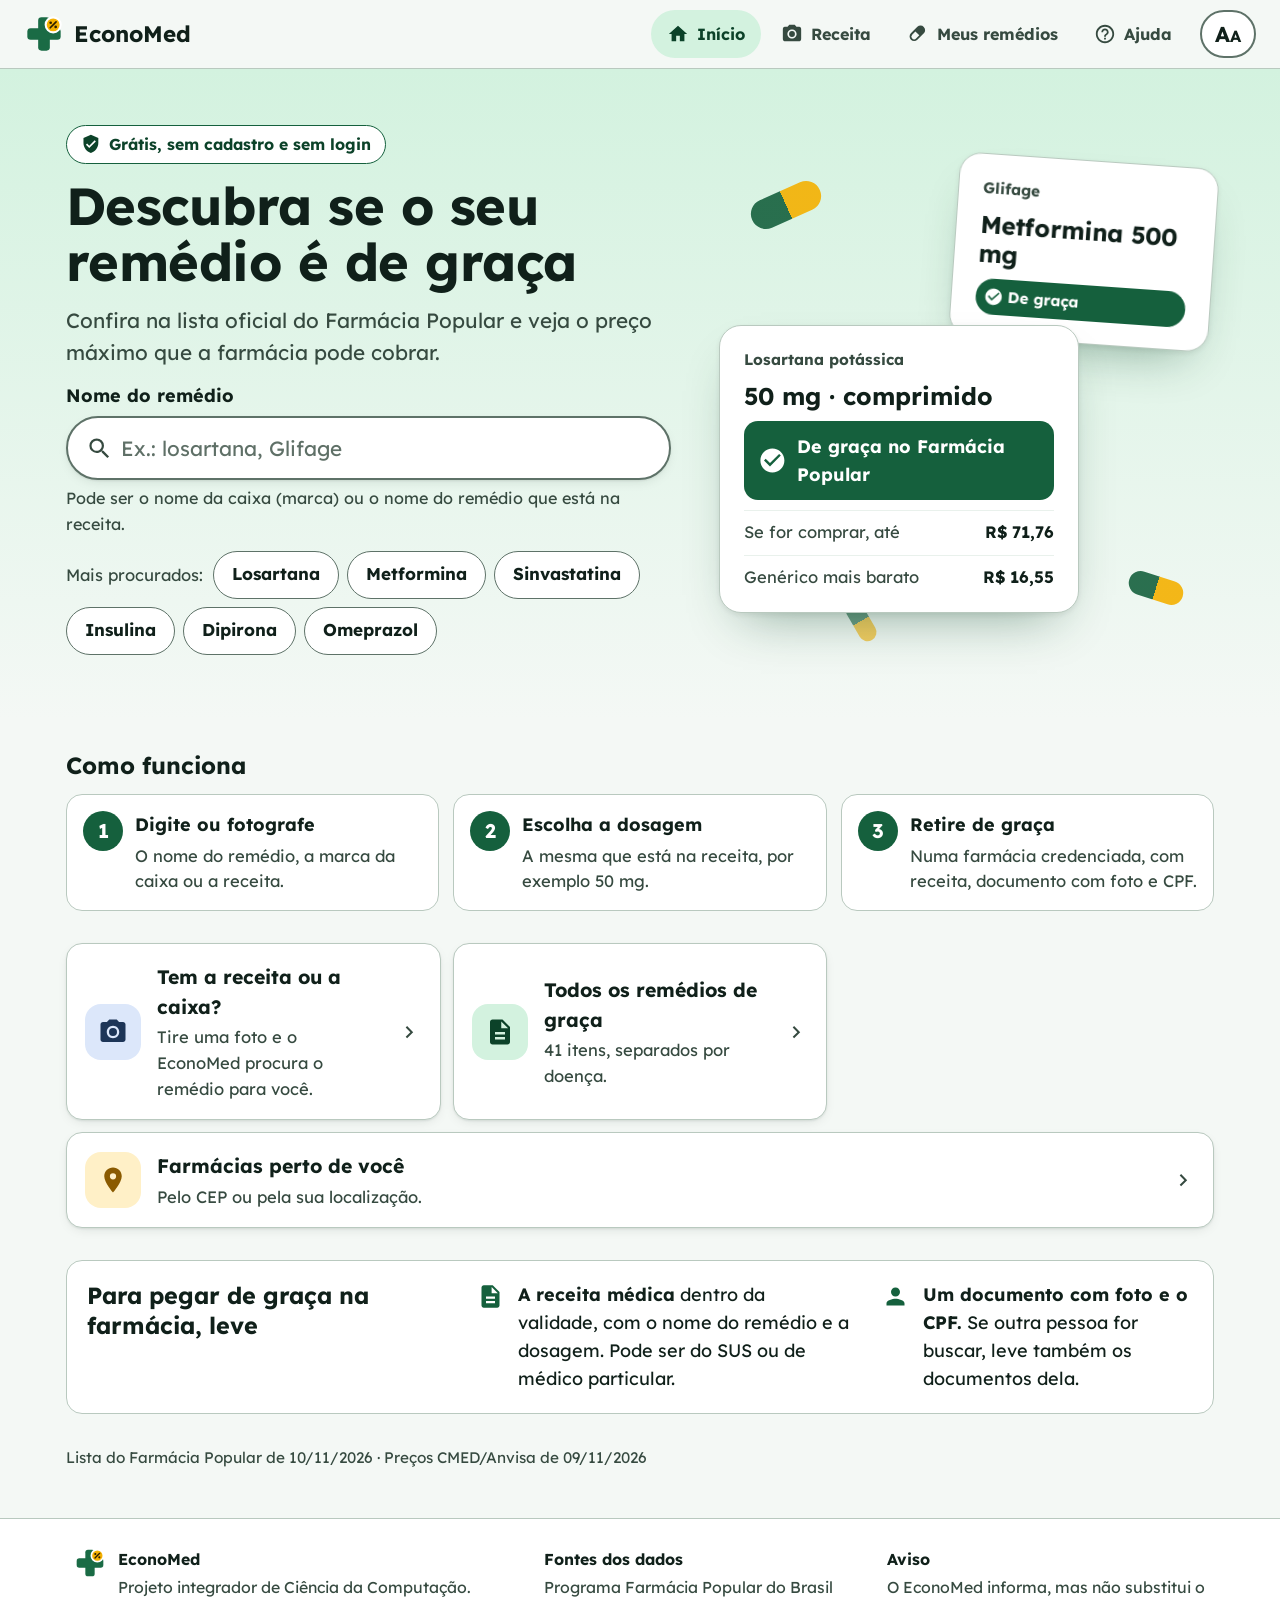
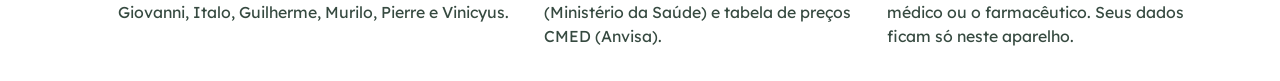
<file: index.html>
<!doctype html>
<html lang="pt-BR">
<head>
<meta charset="utf-8">
<meta name="viewport" content="width=device-width, initial-scale=1">
<title>EconoMed</title>
<meta http-equiv="refresh" content="0; url=docs/">
<link rel="canonical" href="docs/">
<script>location.replace('docs/' + location.hash);</script>
</head>
<body>
<p>Abrindo o EconoMed… Se não abrir, <a href="docs/">toque aqui</a>.</p>
</body>
</html>
</file>
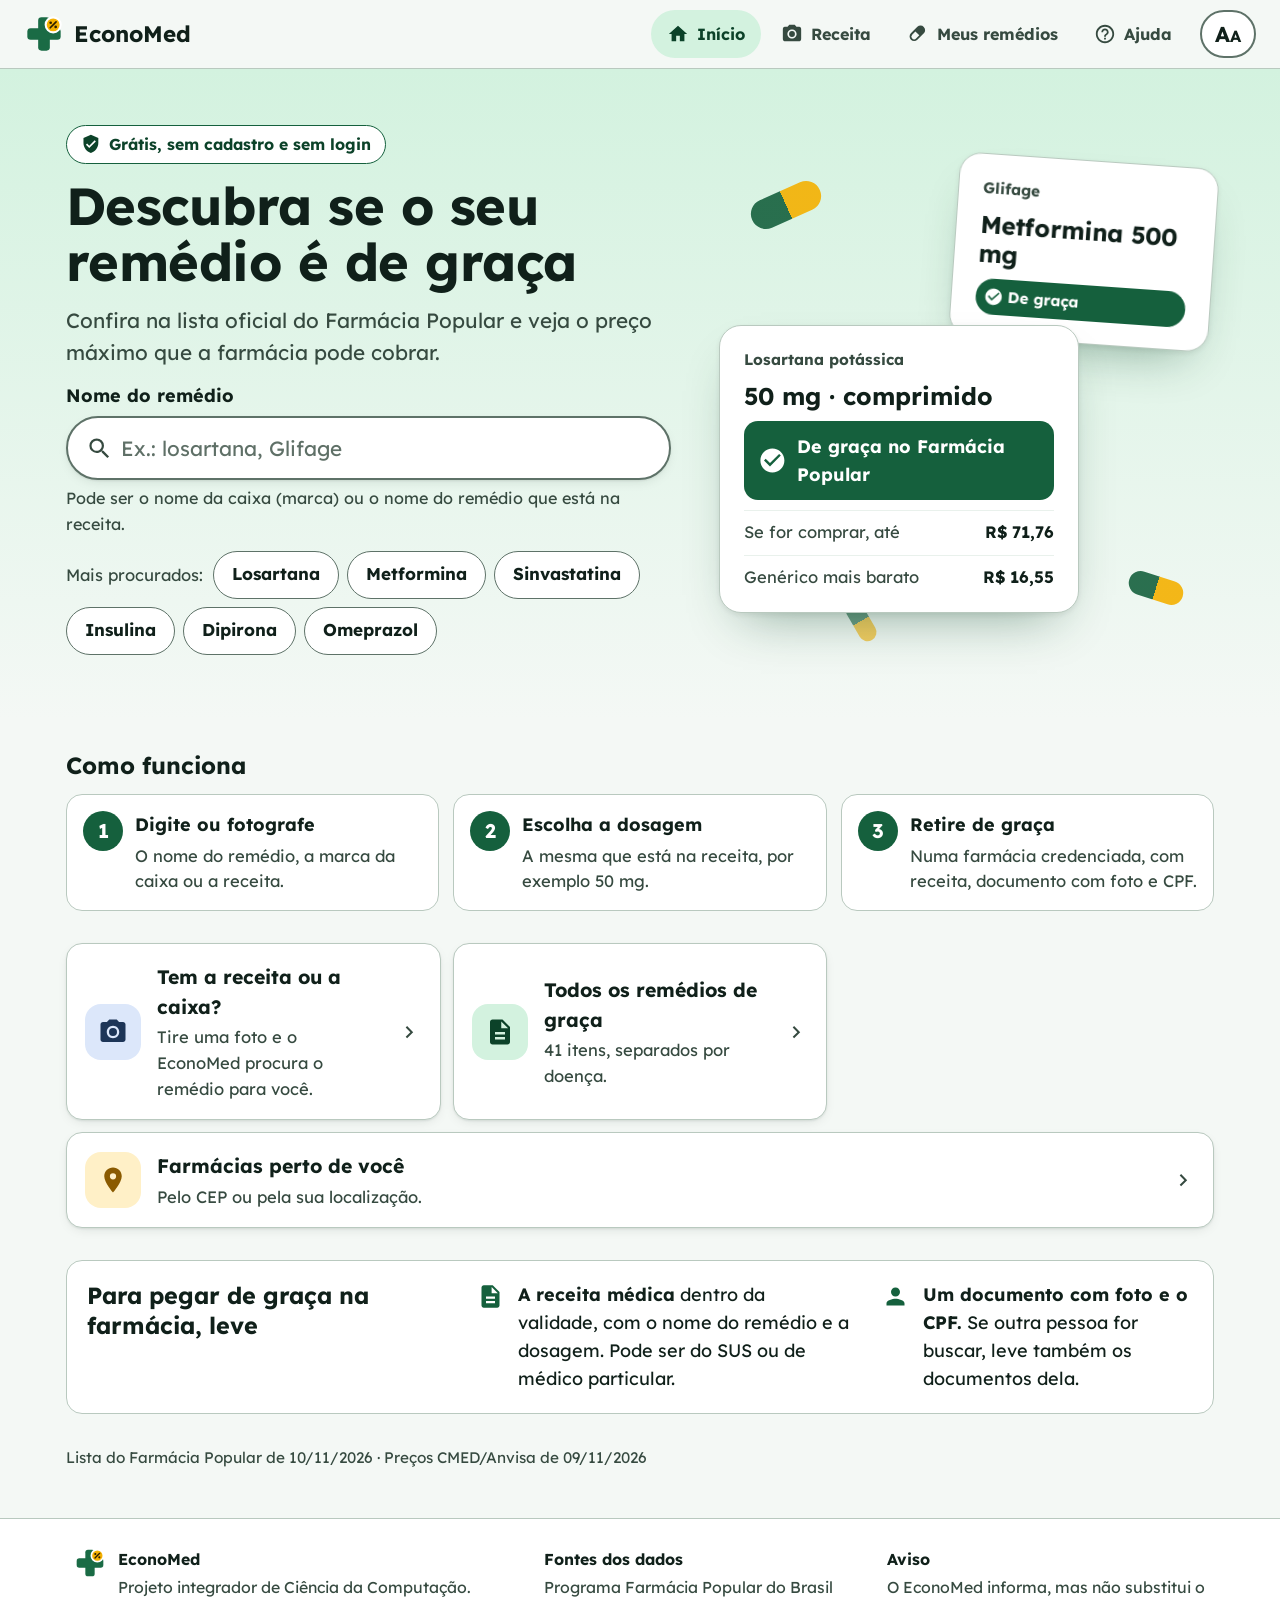
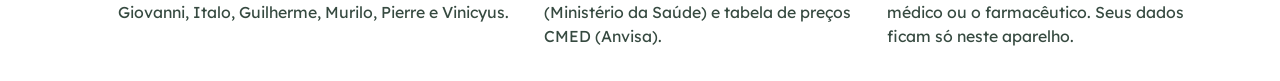
<file: docs/index.html>
<!doctype html>
<html lang="pt-BR">
<head>
<meta charset="utf-8">
<meta name="viewport" content="width=device-width, initial-scale=1, viewport-fit=cover">
<title>EconoMed: seu remédio de graça</title>
<meta name="description" content="Descubra se o seu remédio é de graça no Farmácia Popular, qual dosagem é gratuita e o preço máximo que a farmácia pode cobrar.">
<meta name="theme-color" content="#1A6B45">
<link rel="icon" href="icone.svg" type="image/svg+xml">
<link rel="preconnect" href="https://fonts.googleapis.com">
<link rel="preconnect" href="https://fonts.gstatic.com" crossorigin>
<link rel="stylesheet" href="https://fonts.googleapis.com/css2?family=Lexend:wght@400;600;700&display=swap">
<link rel="stylesheet" href="css/app.css">
<link rel="preload" href="data/remedios.json" as="fetch" crossorigin>
</head>
<body>
<a class="pular" href="#app" onclick="document.getElementById('app').focus();return false">Pular para o conteúdo</a>
<header class="topo">
  <a class="marca" href="#/" aria-label="EconoMed, início">
    <img src="icone.svg" width="40" height="40" alt="">
    <span>EconoMed</span>
  </a>
  <nav id="nav" class="nav" aria-label="Navegação principal">
    <a href="#/" data-aba="inicio"><svg viewBox="0 0 24 24" aria-hidden="true"><path d="M10 20v-6h4v6h5v-8h3L12 3 2 12h3v8z"/></svg><span>Início</span></a>
    <a href="#/receita" data-aba="receita"><svg viewBox="0 0 24 24" aria-hidden="true"><path d="M12 15.2a3.2 3.2 0 1 0 0-6.4 3.2 3.2 0 0 0 0 6.4zM9 2 7.17 4H4c-1.1 0-2 .9-2 2v12c0 1.1.9 2 2 2h16c1.1 0 2-.9 2-2V6c0-1.1-.9-2-2-2h-3.17L15 2H9zm3 15c-2.76 0-5-2.24-5-5s2.24-5 5-5 5 2.24 5 5-2.24 5-5 5z"/></svg><span>Receita</span></a>
    <a href="#/meus" data-aba="meus"><svg viewBox="0 0 24 24" aria-hidden="true"><path d="M4.22 11.29l7.07-7.07a5 5 0 0 1 7.07 7.07l-7.07 7.07a5 5 0 0 1-7.07-7.07zm1.41 1.41a3 3 0 0 0 4.24 4.24l3.54-3.53-4.25-4.24-3.53 3.53z"/></svg><span>Meus remédios</span></a>
    <a href="#/ajuda" data-aba="ajuda"><svg viewBox="0 0 24 24" aria-hidden="true"><path d="M11 18h2v-2h-2v2zm1-16C6.48 2 2 6.48 2 12s4.48 10 10 10 10-4.48 10-10S17.52 2 12 2zm0 18c-4.41 0-8-3.59-8-8s3.59-8 8-8 8 3.59 8 8-3.59 8-8 8zm0-14c-2.21 0-4 1.79-4 4h2c0-1.1.9-2 2-2s2 .9 2 2c0 2-3 1.75-3 5h2c0-2.25 3-2.5 3-5 0-2.21-1.79-4-4-4z"/></svg><span>Ajuda</span></a>
  </nav>
  <button class="tamanho" data-act="tamanhoRapido" aria-label="Mudar o tamanho do texto"><span aria-hidden="true">A<small>A</small></span></button>
</header>
<main id="app" tabindex="-1">
  <noscript><p>O EconoMed precisa do JavaScript ligado no navegador.</p></noscript>
</main>
<footer class="rodape">
  <div class="rodape-in">
    <div class="rodape-marca"><img src="icone.svg" width="32" height="32" alt=""><div><b>EconoMed</b><p>Projeto integrador de Ciência da Computação. Giovanni, Italo, Guilherme, Murilo, Pierre e Vinicyus.</p></div></div>
    <div><b>Fontes dos dados</b><p>Programa Farmácia Popular do Brasil (Ministério da Saúde) e tabela de preços CMED (Anvisa).</p></div>
    <div><b>Aviso</b><p>O EconoMed informa, mas não substitui o médico ou o farmacêutico. Seus dados ficam só neste aparelho.</p></div>
  </div>
</footer>
<div id="aviso" class="aviso" role="status" aria-live="polite" hidden></div>
<script type="module" src="js/app.js"></script>
</body>
</html>
</file>
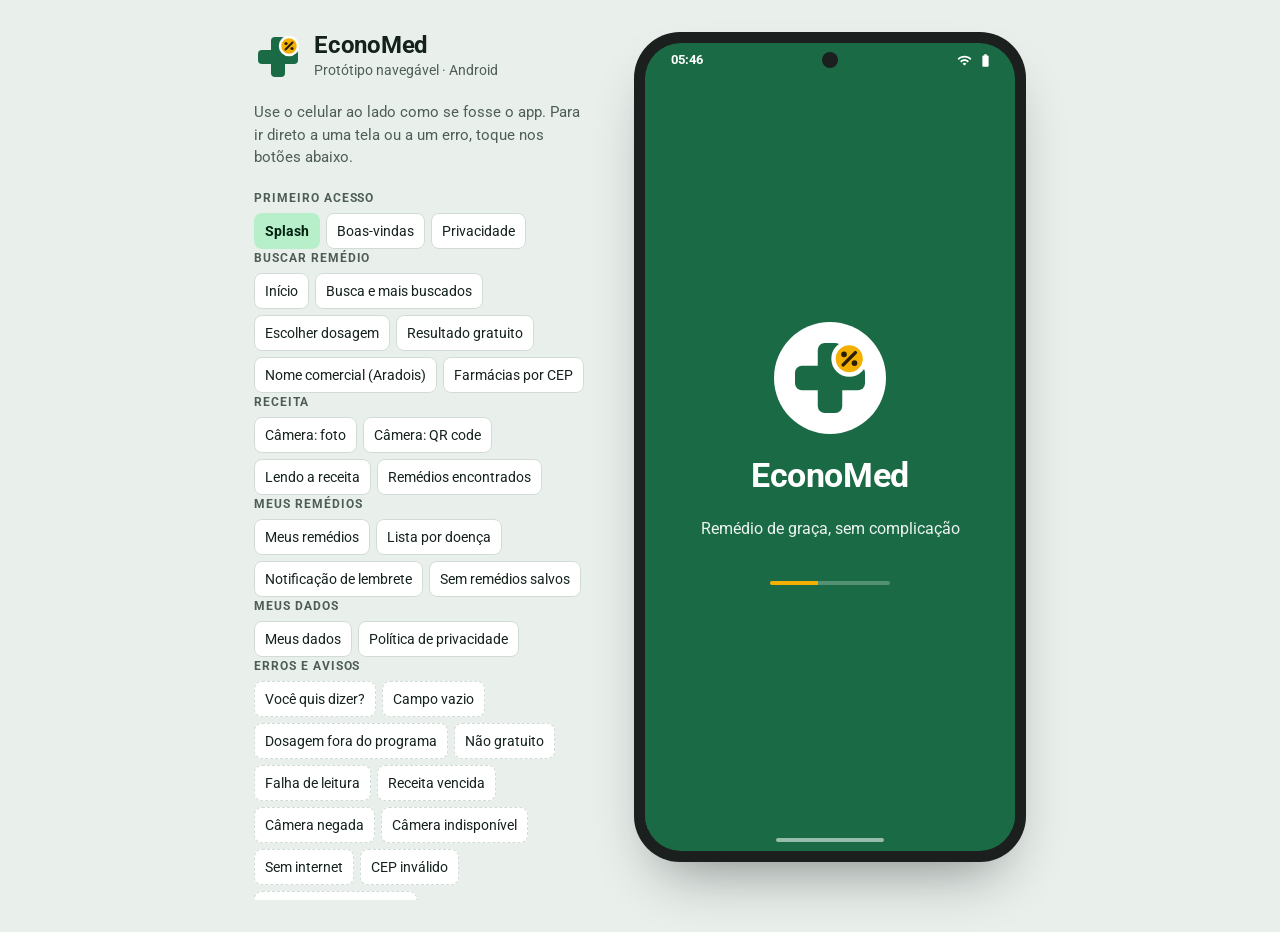
<file: docs/prototipo/index.html>
<!doctype html>
<html lang="pt-BR">
<head>
<meta charset="utf-8">
<meta name="viewport" content="width=device-width, initial-scale=1, viewport-fit=cover">
<meta name="description" content="Protótipo navegável do EconoMed: descubra se o seu remédio é gratuito no Farmácia Popular e onde retirar.">
<title>EconoMed Protótipo</title>
<link rel="preconnect" href="https://fonts.googleapis.com">
<link rel="preconnect" href="https://fonts.gstatic.com" crossorigin>
<link rel="stylesheet" href="https://fonts.googleapis.com/css2?family=Roboto:wght@400;500;700&display=swap">
<style>
/* Layout: painel de navegação à esquerda + celular Android ao centro; no celular real, o app vem primeiro e o painel desce. */
:root{
  --font: "Roboto", "Segoe UI", system-ui, -apple-system, sans-serif;
  /* página */
  --page:#E9F0EC; --page-ink:#14221B; --panel:#FFFFFF; --muted:#4E5D55; --line:#D2DCD6; --bezel:#1B1F1D;
  /* app: Verde Cuidado (Material 3) */
  --surface:#FAFDFB; --surface-2:#EDF4EF; --surface-3:#E1EBE5; --on-surface:#16201B; --on-variant:#43514A;
  --outline:#6F7C75; --outline-v:#C2CDC6;
  --primary:#1A6B45; --on-primary:#FFFFFF; --primary-c:#B7EFCB; --on-primary-c:#00210F;
  --navy:#1D3557; --on-navy:#FFFFFF; --navy-c:#D6E3FF; --on-navy-c:#0B1C33;
  --amber:#F4B000; --on-amber:#2A1E00; --amber-c:#FFE6A3; --on-amber-c:#3A2A00;
  --error:#B3261E; --on-error:#FFFFFF; --error-c:#F9DEDC; --on-error-c:#410E0B;
  --scrim:rgba(10,20,15,.45);
  --cam-bg:#0A0E0C; --cam-ink:#F2F5F3; --cam-dim:rgba(10,14,12,.62);
  --s:1;
}
/* Tema claro fixo, a pedido do grupo. */
:root{color-scheme:light}
*{box-sizing:border-box}
html,body{min-height:100%}
body{background:var(--page);color:var(--page-ink);font-family:var(--font);font-size:15px;line-height:1.5;
  padding-left:max(16px, env(safe-area-inset-left, 0px));padding-right:max(16px, env(safe-area-inset-right, 0px));padding-block:24px}
button,input,select{font:inherit;color:inherit}
:focus-visible{outline:3px solid var(--navy);outline-offset:2px}
a{color:inherit}

.stage{display:grid;grid-template-columns:minmax(0,340px) auto;gap:40px;justify-content:center;align-items:start;max-width:1100px;margin:0 auto}
/* ---------- painel ---------- */
.panel{display:flex;flex-direction:column;gap:20px;min-width:0;position:sticky;top:16px;max-height:calc(100vh - 32px);overflow:auto;padding-right:4px}
.brandline{display:flex;gap:12px;align-items:center}
.brandline h1{margin:0;font-size:24px;line-height:1.1;letter-spacing:-.01em}
.brandline p{margin:2px 0 0;color:var(--muted);font-size:14px}
.intro{margin:0;color:var(--muted);max-width:60ch}
.pgroup{display:flex;flex-direction:column;gap:6px}
.pgroup h2{margin:0;font-size:12px;letter-spacing:.08em;text-transform:uppercase;color:var(--muted)}
.chips{display:flex;flex-wrap:wrap;gap:6px}
.jump{border:1px solid var(--line);background:var(--panel);border-radius:8px;padding:6px 10px;min-height:36px;cursor:pointer;font-size:13.5px;text-align:left}
.jump:hover{border-color:var(--outline)}
.jump[aria-current="true"]{background:var(--primary-c);color:var(--on-primary-c);border-color:transparent;font-weight:700}
.jump.err{border-style:dashed}
.sims{display:grid;grid-template-columns:1fr 1fr;gap:8px 10px}
.sims label{display:flex;flex-direction:column;gap:2px;font-size:12.5px;color:var(--muted);min-width:0}
.sims select{background:var(--panel);border:1px solid var(--line);border-radius:8px;padding:6px 8px;min-height:36px;color:var(--page-ink);font-size:13.5px;width:100%}
.seg-mini{display:flex;border:1px solid var(--line);border-radius:8px;overflow:hidden}
.seg-mini button{flex:1;border:0;background:var(--panel);padding:6px 4px;min-height:36px;cursor:pointer;font-size:13px}
.seg-mini button[aria-pressed="true"]{background:var(--navy);color:var(--on-navy);font-weight:700}
.note{font-size:12.5px;color:var(--muted);margin:0;border-top:1px solid var(--line);padding-top:12px}

/* ---------- celular ---------- */
.device{display:flex;justify-content:center}
.phone{position:relative;width:392px;height:830px;border-radius:46px;background:var(--bezel);padding:11px;box-shadow:0 30px 60px -25px rgba(0,0,0,.45)}
.screen{position:relative;width:100%;height:100%;border-radius:36px;overflow:hidden;background:var(--surface);color:var(--on-surface);display:flex;flex-direction:column}
.statusbar{height:34px;flex:none;display:flex;align-items:center;justify-content:space-between;padding:0 22px 0 26px;font-size:13px;font-weight:700;font-variant-numeric:tabular-nums;position:relative;z-index:3}
.statusbar .cam-dot{position:absolute;left:50%;top:9px;width:16px;height:16px;border-radius:50%;background:var(--bezel);transform:translateX(-50%)}
.statusbar .sb-icons{display:flex;gap:6px;align-items:center}
.statusbar svg{width:15px;height:15px;fill:currentColor}
.gesture{height:22px;flex:none;display:flex;align-items:center;justify-content:center}
.gesture span{width:108px;height:4px;border-radius:4px;background:var(--on-surface);opacity:.55}
.app{flex:1;min-height:0;display:flex;flex-direction:column;position:relative}
.scroll{position:relative;flex:1;min-height:0;overflow-y:auto;overflow-x:hidden;padding:4px 16px 24px;display:flex;flex-direction:column;gap:calc(16px*var(--s))}
.scroll > *, .center > *, .stack > *{flex-shrink:0}
.screen.dark-ui{background:var(--cam-bg);color:var(--cam-ink)}
.screen.dark-ui .gesture span{background:var(--cam-ink)}
.screen.splash-ui{background:var(--primary);color:var(--on-primary)}
.screen.splash-ui .gesture span{background:var(--on-primary)}

/* tipografia do app */
.app{font-size:calc(16px*var(--s));line-height:1.5;overflow-wrap:anywhere;hyphens:auto}
.t-display{font-size:calc(28px*var(--s));line-height:1.2;font-weight:700;margin:0;letter-spacing:-.01em;text-wrap:balance}
.t-head{font-size:calc(22px*var(--s));line-height:1.25;font-weight:700;margin:0;text-wrap:balance}
.t-title{font-size:calc(18px*var(--s));line-height:1.3;font-weight:700;margin:0}
.t-body{font-size:calc(16px*var(--s));margin:0}
.t-small{font-size:calc(14px*var(--s));margin:0;color:var(--on-variant)}
.t-label{font-size:calc(13px*var(--s));font-weight:700;letter-spacing:.04em;text-transform:uppercase;margin:0;color:var(--on-variant)}

/* barra superior */
.topbar{display:flex;align-items:center;gap:4px;padding:4px 8px;min-height:64px;flex:none}
.topbar h1{font-size:calc(20px*var(--s));line-height:1.25;margin:0;font-weight:700;flex:1;min-width:0}
.topbar h1:focus{outline:none}
.logo-row{display:flex;align-items:center;gap:10px;flex:1;padding-left:8px}
.logo-row b{font-size:calc(20px*var(--s))}
.icon-btn{width:48px;height:48px;flex:none;border:0;background:transparent;border-radius:50%;display:grid;place-items:center;cursor:pointer;color:inherit}
.icon-btn:hover{background:var(--surface-3)}
.icon-btn svg{width:24px;height:24px;fill:currentColor}
.ic{width:calc(22px*var(--s));height:calc(22px*var(--s));fill:currentColor;flex:none}

/* botões M3 */
.btn{min-height:48px;border-radius:24px;border:0;padding:10px 24px;font-weight:700;font-size:calc(16px*var(--s));display:inline-flex;align-items:center;justify-content:center;gap:8px;cursor:pointer;text-decoration:none;text-align:center;line-height:1.25}
.btn.filled{background:var(--primary);color:var(--on-primary)}
.btn.tonal{background:var(--primary-c);color:var(--on-primary-c)}
.btn.navy{background:var(--navy);color:var(--on-navy)}
.btn.outlined{background:transparent;border:1px solid var(--outline);color:var(--primary)}
.btn.text{background:transparent;color:var(--primary);padding:10px 12px}
.btn.danger{background:var(--error);color:var(--on-error)}
.btn.danger-out{background:transparent;border:1px solid var(--error);color:var(--error)}
.btn:disabled{background:var(--surface-3);color:var(--on-variant);opacity:.7;cursor:not-allowed}
.btn.block{width:100%}
.btn .ic{width:calc(20px*var(--s));height:calc(20px*var(--s))}
.stack{display:flex;flex-direction:column;gap:calc(10px*var(--s))}
.row{display:flex;flex-wrap:wrap;gap:8px;align-items:center}

/* campo de busca */
.field{display:flex;align-items:center;gap:4px;min-height:56px;border-radius:28px;background:var(--surface-3);padding:0 4px 0 16px;border:2px solid transparent}
.field:focus-within{border-color:var(--primary)}
.field[data-invalid="true"]{border-color:var(--error)}
.topbar .field{min-width:0}
.field input{flex:1;min-width:0;width:100%;border:0;background:transparent;font-size:calc(17px*var(--s));padding:12px 0;outline:none;color:var(--on-surface)}
.field input::placeholder{color:var(--on-variant)}
.fake-field{width:100%;cursor:text;text-align:left;color:var(--on-variant);font-size:calc(17px*var(--s))}
.field-help{font-size:calc(14px*var(--s));margin:4px 16px 0;color:var(--on-variant)}
.field-help.err{color:var(--error);display:flex;gap:6px;align-items:flex-start;font-weight:700}
.out-field{display:flex;flex-direction:column;gap:4px}
.out-field label{font-size:calc(14px*var(--s));font-weight:700}
.out-field input{min-height:56px;border:1px solid var(--outline);border-radius:8px;padding:12px 16px;background:transparent;font-size:calc(17px*var(--s));font-variant-numeric:tabular-nums;color:var(--on-surface)}
.out-field input:focus{outline:none;border:2px solid var(--primary)}
.out-field input[aria-invalid="true"]{border:2px solid var(--error)}

/* listas */
.list{list-style:none;margin:0;padding:0;display:flex;flex-direction:column}
.li{display:flex;align-items:center;gap:14px;min-height:56px;padding:8px 8px;border:0;background:transparent;width:100%;text-align:left;cursor:pointer;border-radius:12px;color:inherit;font-size:calc(16px*var(--s))}
.li:hover{background:var(--surface-2)}
.li.boxed{border:1px solid var(--outline-v);border-radius:14px;padding:12px 14px}
.li.boxed .grow{gap:4px}
.li .ic{color:var(--on-variant)}
.li .chip{flex:none}
.mais .li{flex-wrap:wrap}
.mais .li .grow{flex:1 1 60%}
.li .grow{flex:1;min-width:0;display:flex;flex-direction:column}
.li .sub{font-size:calc(14px*var(--s));color:var(--on-variant)}
.mais li{border-bottom:1px solid var(--outline-v)}
.divider{height:1px;background:var(--outline-v);border:0;margin:0}

/* cartões */
.card{background:var(--surface-2);border-radius:16px;padding:16px;display:flex;flex-direction:column;gap:calc(10px*var(--s))}
.card.out{background:transparent;border:1px solid var(--outline-v)}
.card.hero{background:var(--primary-c);color:var(--on-primary-c)}
.card.hero .t-small{color:var(--on-primary-c)}
.card.navy{background:var(--navy-c);color:var(--on-navy-c)}
.card.navy .t-small{color:var(--on-navy-c)}
.card.warn{background:var(--amber-c);color:var(--on-amber-c)}
.card.warn .t-small{color:var(--on-amber-c)}
.card.errc{background:var(--error-c);color:var(--on-error-c)}
.card.errc .t-small{color:var(--on-error-c)}
.banner{display:flex;gap:12px;align-items:flex-start;border-radius:12px;padding:12px 14px;font-size:calc(15px*var(--s))}
.banner p{margin:0}
.banner.info{background:var(--navy-c);color:var(--on-navy-c)}
.banner.warn{background:var(--amber-c);color:var(--on-amber-c)}
.banner.err{background:var(--error-c);color:var(--on-error-c)}

/* status */
.status{display:inline-flex;align-items:center;gap:8px;border-radius:10px;padding:8px 12px;font-weight:700;font-size:calc(16px*var(--s));line-height:1.25}
.status.free{background:var(--primary);color:var(--on-primary)}
.status.no{background:var(--error-c);color:var(--on-error-c)}
.chip{white-space:nowrap;overflow-wrap:normal;hyphens:none;flex:none;display:inline-flex;align-items:center;gap:4px;border-radius:8px;padding:2px 8px;font-size:calc(13px*var(--s));font-weight:700;line-height:1.5}
.chip.free{background:var(--primary-c);color:var(--on-primary-c)}
.chip.no{background:var(--surface-3);color:var(--on-variant);border:1px solid var(--outline-v)}
.chip .ic{width:calc(16px*var(--s));height:calc(16px*var(--s))}
.kv{display:grid;grid-template-columns:fit-content(45%) minmax(0,1fr);gap:4px 12px;margin:0;font-size:calc(15px*var(--s))}
.kv dt{color:var(--on-variant)}
.nw{white-space:nowrap}
.kv dd{margin:0;font-weight:700;min-width:0;overflow-wrap:break-word;hyphens:none}

/* opções de dosagem */
.opt{display:flex;gap:14px;align-items:center;border:1px solid var(--outline-v);border-radius:14px;padding:12px 14px;min-height:64px;cursor:pointer}
.opt:has(input:checked){border:2px solid var(--primary);background:var(--surface-2)}
.opt input{width:22px;height:22px;accent-color:var(--primary);flex:none;margin:0}
.opt .grow{flex:1;min-width:0;display:flex;flex-direction:column;gap:2px}
.opt .chip{white-space:normal}
.opt b{font-size:calc(18px*var(--s))}

/* farmácias */
.chips-row{display:flex;flex-wrap:wrap;gap:8px}
.fchip{min-height:48px;border-radius:8px;border:1px solid var(--outline);background:transparent;padding:6px 14px;font-weight:700;font-size:calc(14px*var(--s));display:inline-flex;align-items:center;gap:6px;cursor:pointer;color:var(--on-surface);position:relative}
.fchip[aria-pressed="true"]{background:var(--navy-c);color:var(--on-navy-c);border-color:transparent}
.fchip .ic{width:18px;height:18px}
.notif{position:absolute;left:10px;right:10px;top:40px;background:var(--surface-3);color:var(--on-surface);border-radius:20px;padding:12px 14px;display:flex;gap:12px;align-items:flex-start;pointer-events:auto;box-shadow:0 10px 30px rgba(0,0,0,.3);animation:down .25s ease-out;cursor:pointer;border:0;text-align:left;font-size:calc(14px*var(--s))}
.notif .grow{flex:1;min-width:0;display:flex;flex-direction:column;gap:2px}
@keyframes down{from{transform:translateY(-16px);opacity:0}}
.navbar button{font-size:calc(12px*min(var(--s),1.25))}
.pmc{gap:calc(8px*var(--s))}
.pmc-row{display:flex;align-items:center;gap:12px;flex-wrap:wrap;padding-block:6px;border-top:1px solid var(--outline-v)}
.pmc-row .grow{flex:1 1 120px;min-width:0;display:flex;flex-direction:column}
.pmc-val{font-weight:700;font-variant-numeric:tabular-nums;font-size:calc(17px*var(--s));overflow-wrap:normal;hyphens:none}
.pharm{display:flex;flex-direction:column;gap:6px;border:1px solid var(--outline-v);border-radius:14px;padding:14px}
.pharm .top{display:flex;gap:10px;align-items:flex-start}
.pharm .top .ic{color:var(--primary);margin-top:2px}
.pharm .dist{margin-left:auto;font-weight:700;font-variant-numeric:tabular-nums;white-space:nowrap;font-size:calc(14px*var(--s))}
.pharm a{align-self:flex-start}
.links{display:flex;flex-direction:column;gap:8px}
.extlink{display:flex;align-items:center;gap:12px;min-height:56px;border:1px solid var(--outline-v);border-radius:14px;padding:8px 14px;text-decoration:none;color:var(--on-surface)}
.extlink .grow{flex:1;display:flex;flex-direction:column;min-width:0}
.extlink .ic{color:var(--primary)}
.src{font-size:calc(13px*var(--s));color:var(--on-variant);margin:0}

/* passos (sequência real) */
.steps{list-style:none;margin:0;padding:0;display:flex;flex-direction:column;gap:10px;counter-reset:s}
.steps li{display:flex;gap:12px;align-items:flex-start;counter-increment:s}
.steps li::before{content:counter(s);flex:none;width:calc(28px*var(--s));height:calc(28px*var(--s));border-radius:50%;background:var(--navy);color:var(--on-navy);display:grid;place-items:center;font-weight:700;font-size:calc(14px*var(--s))}

/* nav inferior */
.navbar{flex:none;display:flex;background:var(--surface-2);padding:8px 0 4px;border-top:1px solid var(--outline-v)}
.navbar button{flex:1 1 0;min-width:0;padding:0 2px;text-align:center;line-height:1.2;border:0;background:transparent;display:flex;flex-direction:column;align-items:center;gap:4px;min-height:56px;cursor:pointer;font-size:calc(12.5px*var(--s));font-weight:700;color:var(--on-variant)}
.navbar .pill{width:60px;height:30px;border-radius:15px;display:grid;place-items:center}
.navbar .pill svg{width:24px;height:24px;fill:currentColor}
.navbar button[aria-current="page"]{color:var(--on-surface)}
.navbar button[aria-current="page"] .pill{background:var(--primary-c);color:var(--on-primary-c)}

/* splash e onboarding */
.splash{flex:1;display:flex;flex-direction:column;align-items:center;justify-content:center;gap:16px;background:var(--primary);color:var(--on-primary);text-align:center;padding:24px}
.splash .wordmark{font-size:calc(34px*var(--s));font-weight:700;letter-spacing:-.01em}
.splash p{margin:0;opacity:.92;font-size:calc(16px*var(--s))}
.splash .pulse{animation:pop .9s cubic-bezier(.2,.8,.2,1.2) both}
@keyframes pop{from{transform:scale(.6);opacity:0}to{transform:scale(1);opacity:1}}
.splash .bar{width:120px;height:4px;border-radius:2px;background:rgba(255,255,255,.25);overflow:hidden;margin-top:24px}
.splash .bar i{display:block;height:100%;width:40%;background:var(--amber);animation:slide 1.1s ease-in-out infinite}
@keyframes slide{from{transform:translateX(-100%)}to{transform:translateX(260%)}}
.onb-art{display:grid;place-items:center;padding:24px 0 8px}
.onb-art .disc{width:160px;height:160px;border-radius:50%;background:var(--primary-c);display:grid;place-items:center;position:relative}
.onb-art .disc::after{content:"";position:absolute;right:6px;top:10px;width:38px;height:38px;border-radius:50%;background:var(--amber)}
.onb-art .disc.lock{background:var(--navy-c)}
.onb-art .disc.lock svg{width:72px;height:72px;fill:var(--navy)}
.dots{display:flex;gap:6px;align-items:center}
.dots i{width:8px;height:8px;border-radius:4px;background:var(--outline-v)}
.dots i.on{width:24px;background:var(--primary)}
.priv{list-style:none;margin:0;padding:0;display:flex;flex-direction:column;gap:14px}
.priv li{display:flex;gap:12px;align-items:flex-start}
.priv li .ic{color:var(--primary);margin-top:2px}
.bottom-actions{flex:none;padding:12px 16px 16px;display:flex;flex-direction:column;gap:8px;background:var(--surface)}

/* câmera */
.cam{flex:1;display:flex;flex-direction:column;background:var(--cam-bg);color:var(--cam-ink);min-height:0}
.cam .topbar .icon-btn:hover{background:rgba(255,255,255,.12)}
.seg{display:flex;margin:0 16px;border:1px solid rgba(255,255,255,.5);border-radius:24px;overflow:hidden;flex:none}
.seg button{flex:1;min-height:48px;border:0;background:transparent;color:var(--cam-ink);font-weight:700;font-size:calc(15px*var(--s));display:flex;align-items:center;justify-content:center;gap:6px;cursor:pointer}
.seg button[aria-pressed="true"]{background:#CDEFD9;color:#00210F}
.seg button .ic{width:18px;height:18px}
.viewfinder{flex:1;min-height:0;margin:14px 16px 0;border-radius:18px;position:relative;overflow:hidden;background:
  radial-gradient(120% 80% at 50% 40%, #3a4a42 0%, #1b231f 60%, #0d1210 100%)}
.paper{position:absolute;left:16%;right:16%;top:12%;bottom:16%;background:#F3F1EA;border-radius:4px;transform:rotate(-3deg);box-shadow:0 12px 30px rgba(0,0,0,.5);padding:12% 10%;display:flex;flex-direction:column;gap:7%}
.paper i{display:block;height:7px;border-radius:3px;background:#9aa39e}
.paper i.s{width:55%}.paper i.m{width:80%}.paper i.b{background:#3d4b70;width:70%;height:9px}
.guide{position:absolute;inset:7% 9% 11%;border:3px solid rgba(255,255,255,.85);border-radius:14px}
.guide.qr{inset:auto;left:50%;top:44%;width:58%;aspect-ratio:1;max-width:100%;transform:translate(-50%,-50%);border-color:#F7C548}
.qr-code{position:absolute;left:50%;top:44%;width:42%;aspect-ratio:1;max-width:100%;transform:translate(-50%,-50%);background:
  conic-gradient(#111 0 25%, #fff 0 50%, #111 0 75%, #fff 0) 0 0/22% 22%;border:10px solid #fff;outline:6px solid #111;opacity:.9}
.cam-hint{position:absolute;left:12px;right:12px;bottom:12px;background:var(--cam-dim);color:var(--cam-ink);border-radius:10px;padding:8px 12px;font-size:calc(14px*var(--s));text-align:center}
.shutter-row{flex:none;display:flex;align-items:center;justify-content:center;padding:18px 16px 18px;gap:24px}
.shutter{width:76px;height:76px;border-radius:50%;border:4px solid #fff;background:transparent;padding:5px;cursor:pointer}
.shutter span{display:block;width:100%;height:100%;border-radius:50%;background:#fff}
.shutter:active span{transform:scale(.92)}

/* leitura */
.center{flex:1;min-height:0;overflow-y:auto;display:flex;flex-direction:column;align-items:center;justify-content:safe center;text-align:center;gap:16px;padding:24px}
.spinner{width:56px;height:56px;border-radius:50%;border:5px solid var(--primary-c);border-top-color:var(--primary);animation:spin 1s linear infinite}
@keyframes spin{to{transform:rotate(360deg)}}
.prog{width:200px;height:6px;border-radius:3px;background:var(--surface-3);overflow:hidden}
.prog i{display:block;height:100%;width:0;background:var(--primary);animation:fill 1.6s ease-out forwards}
@keyframes fill{to{width:100%}}
.state-ic{width:88px;height:88px;border-radius:50%;display:grid;place-items:center;flex:none}
.state-ic svg{width:44px;height:44px;fill:currentColor}
.state-ic.err{background:var(--error-c);color:var(--error)}
.state-ic.warn{background:var(--amber-c);color:var(--on-amber-c)}
.state-ic.info{background:var(--navy-c);color:var(--navy)}
.state-ic.ok{background:var(--primary-c);color:var(--primary)}
.tips{text-align:left;margin:0;padding-left:20px;display:flex;flex-direction:column;gap:6px}

/* overlay */
.overlay{position:absolute;inset:0;pointer-events:none;z-index:10}
.scrim{position:absolute;inset:0;background:var(--scrim);pointer-events:auto;display:flex;align-items:center;justify-content:center;padding:24px}
.dialog{background:var(--surface-2);color:var(--on-surface);border-radius:28px;padding:24px;display:flex;flex-direction:column;gap:16px;max-width:320px;width:100%}
.dialog h2{margin:0;font-size:calc(22px*var(--s));line-height:1.25}
.dialog .ic-top{align-self:center;color:var(--error);width:28px;height:28px}
.dialog .acts{display:flex;justify-content:flex-end;gap:8px;flex-wrap:wrap}
.snack{position:absolute;left:12px;right:12px;bottom:92px;background:var(--on-surface);color:var(--surface);border-radius:8px;padding:12px 8px 12px 16px;display:flex;align-items:center;gap:8px;pointer-events:auto;box-shadow:0 6px 18px rgba(0,0,0,.25);font-size:calc(15px*var(--s));animation:up .2s ease-out}
.snack p{margin:0;flex:1}
.snack button{border:0;background:transparent;color:var(--primary-c);font-weight:700;min-height:48px;padding:0 10px;cursor:pointer}
@keyframes up{from{transform:translateY(12px);opacity:0}}

.switch{position:relative;width:52px;height:32px;flex:none}
.switch input{position:absolute;top:-8px;left:0;width:100%;height:calc(100% + 16px);opacity:0;margin:0;cursor:pointer;z-index:1}
.switch span{position:absolute;inset:0;border-radius:16px;background:var(--surface-3);border:2px solid var(--outline);transition:.15s}
.switch span::after{content:"";position:absolute;left:4px;top:50%;width:16px;height:16px;border-radius:50%;background:var(--outline);transform:translateY(-50%);transition:.15s}
.switch input:checked + span{background:var(--primary);border-color:var(--primary)}
.switch input:checked + span::after{left:22px;width:24px;height:24px;background:var(--on-primary)}
.switch input:focus-visible + span{outline:3px solid var(--navy);outline-offset:2px}
.sr{position:absolute;width:1px;height:1px;overflow:hidden;clip:rect(0 0 0 0);white-space:nowrap}

@media (prefers-reduced-motion: reduce){*{animation-duration:.01ms!important;animation-iteration-count:1!important;transition:none!important}}

@media (max-width: 860px){
  .stage{grid-template-columns:minmax(0,1fr);gap:28px}
  .device{order:-1}
  .panel{position:static;max-height:none;overflow:visible}
}
@media (max-width: 460px){
  body{padding-block:12px}
  .phone{width:100%;height:min(830px, calc(100svh - 24px));padding:0;border-radius:24px;background:transparent;box-shadow:0 0 0 1px var(--line)}
  .screen{border-radius:24px}
  .statusbar .cam-dot{display:none}
}
</style>

</head>
<body>
<div class="stage" lang="pt-BR">
  <aside class="panel" aria-label="Mapa do protótipo">
    <div class="brandline">
      <svg width="48" height="48" viewBox="0 0 48 48" aria-hidden="true"><use href="#logo"/></svg>
      <div><h1>EconoMed</h1><p>Protótipo navegável · Android</p></div>
    </div>
    <p class="intro">Use o celular ao lado como se fosse o app. Para ir direto a uma tela ou a um erro, toque nos botões abaixo.</p>
    <div id="flows"></div>
    <div class="pgroup">
      <h2>Simular situações</h2>
      <div class="sims">
        <label>Conexão<select id="sim-net"><option value="on">Com internet</option><option value="off">Sem internet</option></select></label>
        <label>Câmera<select id="sim-cam"><option value="ok">Permitida</option><option value="denied">Permissão negada</option><option value="none">Indisponível</option></select></label>
        <label>Foto da receita<select id="sim-ocr"><option value="ok">Leitura certa</option><option value="fail">Falha na leitura</option><option value="expired">Receita vencida</option></select></label>
        <label>QR code<select id="sim-qr"><option value="ok">QR válido</option><option value="fail">QR inválido</option></select></label>
        <label>Atualizar lista<select id="sim-upd"><option value="ok">Dá certo</option><option value="fail">Falha</option></select></label>
      </div>
      <div class="pgroup" style="margin-top:6px">
        <h2 id="font-lbl">Tamanho da fonte do Android</h2>
        <div class="seg-mini" role="group" aria-labelledby="font-lbl" id="font-seg">
          <button type="button" data-font="1" aria-pressed="true">100%</button>
          <button type="button" data-font="1.3" aria-pressed="false">130%</button>
          <button type="button" data-font="1.6" aria-pressed="false">160%</button>
        </div>
      </div>
    </div>
    <p class="note">Remédios, dosagens e indicações seguem a lista do Farmácia Popular. Os endereços das farmácias são exemplos para o protótipo; no app, eles vêm da lista oficial “Aqui Tem Farmácia Popular”. O preço máximo vem da tabela CMED/Anvisa de 09/11/2026. Os preços de cada farmácia não ficam no app: os links abrem o site de cada rede.</p>
  </aside>

  <main class="device">
    <div class="phone" id="phone">
      <div class="screen" id="screen">
        <div class="statusbar" aria-hidden="true">
          <span id="clock">17:22</span><span class="cam-dot"></span>
          <span class="sb-icons" id="sb-icons"></span>
        </div>
        <div class="app" id="app" aria-live="off"></div>
        <div class="gesture" aria-hidden="true"><span></span></div>
        <div class="overlay" id="overlay"></div>
      </div>
    </div>
  </main>
</div>

<svg width="0" height="0" style="position:absolute" aria-hidden="true">
  <defs>
    <symbol id="logo" viewBox="0 0 48 48">
      <rect x="17" y="4" width="14" height="40" rx="4" fill="#1A6B45"/>
      <rect x="4" y="17" width="40" height="14" rx="4" fill="#1A6B45"/>
      <circle cx="35" cy="13" r="9" fill="#F4B000" stroke="#FFFFFF" stroke-width="2.5"/>
      <path d="M31.5 16.5l7-7" stroke="#2A1E00" stroke-width="2" stroke-linecap="round"/>
      <circle cx="32" cy="10.5" r="1.6" fill="#2A1E00"/><circle cx="38" cy="15.5" r="1.6" fill="#2A1E00"/>
    </symbol>
  </defs>
</svg>

<script>
(function(){
const LIST_DATE = '10/11/2026';
const P = {
  search:'M15.5 14h-.79l-.28-.27A6.47 6.47 0 0 0 16 9.5 6.5 6.5 0 1 0 9.5 16c1.61 0 3.09-.59 4.23-1.57l.27.28v.79l5 4.99L20.49 19l-4.99-5zm-6 0C7.01 14 5 11.99 5 9.5S7.01 5 9.5 5 14 7.01 14 9.5 11.99 14 9.5 14z',
  back:'M20 11H7.83l5.59-5.59L12 4l-8 8 8 8 1.41-1.41L7.83 13H20v-2z',
  camera:'M12 15.2a3.2 3.2 0 1 0 0-6.4 3.2 3.2 0 0 0 0 6.4zM9 2 7.17 4H4c-1.1 0-2 .9-2 2v12c0 1.1.9 2 2 2h16c1.1 0 2-.9 2-2V6c0-1.1-.9-2-2-2h-3.17L15 2H9zm3 15c-2.76 0-5-2.24-5-5s2.24-5 5-5 5 2.24 5 5-2.24 5-5 5z',
  check:'M12 2C6.48 2 2 6.48 2 12s4.48 10 10 10 10-4.48 10-10S17.52 2 12 2zm-2 15-5-5 1.41-1.41L10 14.17l7.59-7.59L19 8l-9 9z',
  pin:'M12 2C8.13 2 5 5.13 5 9c0 5.25 7 13 7 13s7-7.75 7-13c0-3.87-3.13-7-7-7zm0 9.5a2.5 2.5 0 0 1 0-5 2.5 2.5 0 0 1 0 5z',
  ext:'M19 19H5V5h7V3H5a2 2 0 0 0-2 2v14a2 2 0 0 0 2 2h14c1.1 0 2-.9 2-2v-7h-2v7zM14 3v2h3.59l-9.83 9.83 1.41 1.41L19 6.41V10h2V3h-7z',
  err:'M12 2C6.48 2 2 6.48 2 12s4.48 10 10 10 10-4.48 10-10S17.52 2 12 2zm1 15h-2v-2h2v2zm0-4h-2V7h2v6z',
  info:'M12 2C6.48 2 2 6.48 2 12s4.48 10 10 10 10-4.48 10-10S17.52 2 12 2zm1 15h-2v-6h2v6zm0-8h-2V7h2v2z',
  wifioff:'M23.64 7c-.45-.34-4.93-4-11.64-4-1.5 0-2.89.19-4.15.48L18.18 13.8 23.64 7zm-6.6 8.22L3.27 1.44 2 2.72l2.05 2.06C1.91 5.76.59 6.82.36 7l11.63 14.49.01.01.01-.01 3.9-4.86 3.32 3.32 1.27-1.27-3.46-3.46z',
  wifi:'M1 9l2 2c4.97-4.97 13.03-4.97 18 0l2-2C16.93 2.93 7.08 2.93 1 9zm8 8l3 3 3-3a4.24 4.24 0 0 0-6 0zm-4-4 2 2a7.07 7.07 0 0 1 10 0l2-2C15.14 9.14 8.87 9.14 5 13z',
  battery:'M15.67 4H14V2h-4v2H8.33C7.6 4 7 4.6 7 5.33v15.33C7 21.4 7.6 22 8.33 22h7.33c.74 0 1.34-.6 1.34-1.33V5.33C17 4.6 16.4 4 15.67 4z',
  refresh:'M17.65 6.35A7.96 7.96 0 0 0 12 4c-4.42 0-7.99 3.58-7.99 8s3.57 8 7.99 8c3.73 0 6.84-2.55 7.73-6h-2.08A5.99 5.99 0 0 1 12 18c-3.31 0-6-2.69-6-6s2.69-6 6-6c1.66 0 3.14.69 4.22 1.78L13 11h7V4l-2.35 2.35z',
  del:'M6 19c0 1.1.9 2 2 2h8c1.1 0 2-.9 2-2V7H6v12zM19 4h-3.5l-1-1h-5l-1 1H5v2h14V4z',
  lock:'M18 8h-1V6c0-2.76-2.24-5-5-5S7 3.24 7 6v2H6c-1.1 0-2 .9-2 2v10c0 1.1.9 2 2 2h12c1.1 0 2-.9 2-2V10c0-1.1-.9-2-2-2zm-6 9c-1.1 0-2-.9-2-2s.9-2 2-2 2 .9 2 2-.9 2-2 2zm3.1-9H8.9V6c0-1.71 1.39-3.1 3.1-3.1 1.71 0 3.1 1.39 3.1 3.1v2z',
  close:'M19 6.41 17.59 5 12 10.59 6.41 5 5 6.41 10.59 12 5 17.59 6.41 19 12 13.41 17.59 19 19 17.59 13.41 12z',
  qr:'M3 11h8V3H3v8zm2-6h4v4H5V5zM3 21h8v-8H3v8zm2-6h4v4H5v-4zM13 3v8h8V3h-8zm6 6h-4V5h4v4zM13 13h2v2h-2zM15 15h2v2h-2zM13 17h2v2h-2zM17 17h2v2h-2zM19 19h2v2h-2zM15 19h2v2h-2zM17 13h2v2h-2zM19 15h2v2h-2z',
  history:'M13 3a9 9 0 0 0-9 9H1l3.89 3.89.07.14L9 12H6c0-3.87 3.13-7 7-7s7 3.13 7 7-3.13 7-7 7c-1.93 0-3.68-.79-4.94-2.06l-1.42 1.42A8.95 8.95 0 0 0 13 21a9 9 0 0 0 0-18zm-1 5v5l4.28 2.54.72-1.21-3.5-2.08V8H12z',
  home:'M10 20v-6h4v6h5v-8h3L12 3 2 12h3v8z',
  shield:'M12 1 3 5v6c0 5.55 3.84 10.74 9 12 5.16-1.26 9-6.45 9-12V5l-9-4zm-2 16-4-4 1.41-1.41L10 14.17l6.59-6.59L18 9l-8 8z',
  doc:'M14 2H6c-1.1 0-2 .9-2 2v16c0 1.1.9 2 2 2h12c1.1 0 2-.9 2-2V8l-6-6zm2 16H8v-2h8v2zm0-4H8v-2h8v2zm-3-5V3.5L18.5 9H13z',
  chev:'M10 6 8.59 7.41 13.17 12l-4.58 4.59L10 18l6-6z',
  nocam:'M21 6.5l-4 4V7c0-.55-.45-1-1-1H9.82L21 17.18V6.5zM3.27 2 2 3.27 4.73 6H4c-.55 0-1 .45-1 1v10c0 .55.45 1 1 1h12c.21 0 .39-.08.54-.18L19.73 21 21 19.73 3.27 2z',
  person:'M12 12c2.21 0 4-1.79 4-4s-1.79-4-4-4-4 1.79-4 4 1.79 4 4 4zm0 2c-2.67 0-8 1.34-8 4v2h16v-2c0-2.66-5.33-4-8-4z',
  phone:'M17 1H7c-1.1 0-2 .9-2 2v18c0 1.1.9 2 2 2h10c1.1 0 2-.9 2-2V3c0-1.1-.9-2-2-2zm0 18H7V5h10v14z',
  pill:'M4.22 11.29l7.07-7.07a5 5 0 0 1 7.07 7.07l-7.07 7.07a5 5 0 0 1-7.07-7.07zm1.41 1.41a3 3 0 0 0 4.24 4.24l3.54-3.53-4.25-4.24-3.53 3.53z',
  volume:'M3 9v6h4l5 5V4L7 9H3zm13.5 3A4.5 4.5 0 0 0 14 7.97v8.05c1.48-.73 2.5-2.25 2.5-4.02zM14 3.23v2.06c2.89.86 5 3.54 5 6.71s-2.11 5.85-5 6.71v2.06c4.01-.91 7-4.49 7-8.77s-2.99-7.86-7-8.77z',
  share:'M18 16.08c-.76 0-1.44.3-1.96.77L8.91 12.7c.05-.23.09-.46.09-.7s-.04-.47-.09-.7l7.05-4.11A2.99 2.99 0 1 0 15 5c0 .24.04.47.09.7L8.04 9.81A2.99 2.99 0 1 0 6 15c.79 0 1.5-.31 2.04-.81l7.12 4.16c-.05.21-.08.43-.08.65 0 1.61 1.31 2.92 2.92 2.92s2.92-1.31 2.92-2.92-1.31-2.92-2.92-2.92z',
  bell:'M12 22c1.1 0 2-.9 2-2h-4a2 2 0 0 0 2 2zm6-6v-5c0-3.07-1.64-5.64-4.5-6.32V4a1.5 1.5 0 0 0-3 0v.68C7.63 5.36 6 7.92 6 11v5l-2 2v1h16v-1l-2-2z',
  calendar:'M19 4h-1V2h-2v2H8V2H6v2H5c-1.11 0-2 .9-2 2v14a2 2 0 0 0 2 2h14c1.1 0 2-.9 2-2V6c0-1.1-.9-2-2-2zm0 16H5V9h14v11zM7 11h5v5H7z'
};
const ic = (n, cls='ic') => `<svg class="${cls}" viewBox="0 0 24 24" aria-hidden="true"><path d="${P[n]}"/></svg>`;
const esc = s => String(s).replace(/[&<>"']/g, c => ({'&':'&amp;','<':'&lt;','>':'&gt;','"':'&quot;',"'":'&#39;'}[c]));
const norm = s => String(s).normalize('NFD').replace(/[̀-ͯ]/g,'').toLowerCase().replace(/\s+/g,' ').trim();

/* ---------- Dados: lista do Farmácia Popular ---------- */
const MEDS = [
  {id:'losartana', chave:'losartana', nome:'Losartana potássica', indic:'Hipertensão (pressão alta)', marcas:['Aradois','Cozaar'],
    apres:[{d:'25 mg',f:'comprimido',p:false},{d:'50 mg',f:'comprimido',p:true},{d:'100 mg',f:'comprimido',p:false},{d:'50 mg + hidroclorotiazida 12,5 mg',f:'comprimido',p:false}]},
  {id:'metformina', chave:'metformina', nome:'Cloridrato de metformina', indic:'Diabetes', marcas:['Glifage'],
    apres:[{d:'500 mg',f:'comprimido',p:true},{d:'500 mg ação prolongada',f:'comprimido',p:true},{d:'850 mg',f:'comprimido',p:true},{d:'1 g',f:'comprimido',p:false}]},
  {id:'insulina', chave:'insulina', nome:'Insulina humana', indic:'Diabetes', marcas:['Humulin','Novolin'],
    apres:[{d:'NPH 100 UI/mL',f:'suspensão injetável',p:true},{d:'Regular 100 UI/mL',f:'solução injetável',p:true}]},
  {id:'ipratropio', chave:'ipratropio', nome:'Brometo de ipratrópio', indic:'Asma', marcas:['Atrovent'],
    apres:[{d:'0,02 mg/dose',f:'aerossol',p:true},{d:'0,25 mg/mL',f:'solução para inalação',p:true}]},
  {id:'atenolol', chave:'atenolol', nome:'Atenolol', indic:'Hipertensão (pressão alta)', marcas:['Atenol'], apres:[{d:'25 mg',f:'comprimido',p:true}]},
  {id:'anlodipino', chave:'anlodipino', nome:'Besilato de anlodipino', indic:'Hipertensão (pressão alta)', marcas:['Norvasc'], apres:[{d:'5 mg',f:'comprimido',p:true}]},
  {id:'captopril', chave:'captopril', nome:'Captopril', indic:'Hipertensão (pressão alta)', marcas:['Capoten'], apres:[{d:'25 mg',f:'comprimido',p:true}]},
  {id:'enalapril', chave:'enalapril', nome:'Maleato de enalapril', indic:'Hipertensão (pressão alta)', marcas:['Renitec'], apres:[{d:'10 mg',f:'comprimido',p:true}]},
  {id:'hidroclorotiazida', chave:'hidroclorotiazida', nome:'Hidroclorotiazida', indic:'Hipertensão (pressão alta)', marcas:['Clorana'], apres:[{d:'25 mg',f:'comprimido',p:true}]},
  {id:'propranolol', chave:'propranolol', nome:'Cloridrato de propranolol', indic:'Hipertensão (pressão alta)', marcas:['Propranolol Ayerst'], apres:[{d:'40 mg',f:'comprimido',p:true}]},
  {id:'espironolactona', chave:'espironolactona', nome:'Espironolactona', indic:'Hipertensão (pressão alta)', marcas:['Aldactone'], apres:[{d:'25 mg',f:'comprimido',p:true}]},
  {id:'glibenclamida', chave:'glibenclamida', nome:'Glibenclamida', indic:'Diabetes', marcas:['Daonil'], apres:[{d:'5 mg',f:'comprimido',p:true}]},
  {id:'dapagliflozina', chave:'dapagliflozina', nome:'Dapagliflozina', indic:'Diabetes com doença cardiovascular', marcas:['Forxiga'],
    nota:'No programa, é gratuita para pessoas a partir de 65 anos com diabetes tipo 2 e doença cardiovascular.', apres:[{d:'10 mg',f:'comprimido',p:true}]},
  {id:'beclometasona', chave:'beclometasona', nome:'Dipropionato de beclometasona', indic:'Asma', marcas:['Clenil'],
    apres:[{d:'50 mcg/dose',f:'aerossol',p:true},{d:'200 mcg/dose',f:'aerossol',p:true},{d:'250 mcg/dose',f:'aerossol',p:true}]},
  {id:'salbutamol', chave:'salbutamol', nome:'Sulfato de salbutamol', indic:'Asma', marcas:['Aerolin'],
    apres:[{d:'100 mcg/dose',f:'aerossol',p:true},{d:'5 mg/mL',f:'solução para inalação',p:true}]},
  {id:'budesonida', chave:'budesonida', nome:'Budesonida', indic:'Rinite', marcas:['Busonid'],
    apres:[{d:'32 mcg/dose',f:'spray nasal',p:true},{d:'50 mcg/dose',f:'spray nasal',p:true}]},
  {id:'sinvastatina', chave:'sinvastatina', nome:'Sinvastatina', indic:'Colesterol alto (dislipidemia)', marcas:['Zocor'],
    apres:[{d:'10 mg',f:'comprimido',p:true},{d:'20 mg',f:'comprimido',p:true},{d:'40 mg',f:'comprimido',p:true}]},
  {id:'alendronato', chave:'alendronato', nome:'Alendronato de sódio', indic:'Osteoporose', marcas:['Fosamax'], apres:[{d:'70 mg',f:'comprimido',p:true}]},
  {id:'carbidopa', chave:'carbidopa', nome:'Carbidopa + levodopa', indic:'Doença de Parkinson', marcas:['Sinemet'], apres:[{d:'25 mg + 250 mg',f:'comprimido',p:true}]},
  {id:'timolol', chave:'timolol', nome:'Maleato de timolol', indic:'Glaucoma', marcas:['Timoptol'],
    apres:[{d:'2,5 mg/mL',f:'colírio',p:true},{d:'5 mg/mL',f:'colírio',p:true}]}
];
const FORA = [
  {id:'dipirona', nome:'Dipirona', marcas:['Novalgina'], tipo:'analgésico e antitérmico', dose:'1 g · comprimido'},
  {id:'ibuprofeno', nome:'Ibuprofeno', marcas:['Advil','Alivium'], tipo:'anti-inflamatório', dose:'400 mg · cápsula'},
  {id:'omeprazol', nome:'Omeprazol', marcas:['Losec'], tipo:'protetor do estômago', dose:'20 mg · cápsula'},
  {id:'paracetamol', nome:'Paracetamol', marcas:['Tylenol'], tipo:'analgésico e antitérmico', dose:'750 mg · comprimido'},
  {id:'amoxicilina', nome:'Amoxicilina', marcas:['Amoxil'], tipo:'antibiótico', dose:'500 mg · cápsula'}
];
/* Preço Máximo ao Consumidor (PMC), tabela CMED/Anvisa publicada em 09/11/2026, ICMS 18% (SP).
   Por apresentação: [embalagem, [menor PMC genérico, maior PMC genérico, nº de genéricos] | null, [marca, PMC] | null] */
const CMED_DATE = '09/11/2026';
const PMC = {"losartana":[["caixa com 30",null,["Corus",88.81]],["caixa com 30",[18.51,71.76,14],["Cozaar",73.14]],["caixa com 30",[53.51,106.0,3],["Cozaar",107.85]],["caixa com 30",[48.34,145.7,5],["Corus H",112.12]]],"metformina":[["caixa com 30",[16.0,20.15,5],["Glifage",30.96]],["caixa com 30",[8.19,16.31,3],["Glifage Xr",12.2]],["caixa com 30",[24.33,27.8,7],["Glifage",41.66]],["caixa com 30",[35.47,36.14,2],["Glifage",59.15]]],"insulina":[["embalagem de 3 mL",null,["Humulin N",96.61]],["embalagem de 10 mL",null,["Novolin R",88.89]]],"ipratropio":[["embalagem de 10 mL",null,["Atrovent",43.36]],["embalagem de 20 mL",[13.94,21.35,7],["Atrovent",32.34]]],"atenolol":[["caixa com 30",[7.73,37.75,11],["Ablok",26.09]]],"anlodipino":[["caixa com 30",[15.73,119.07,13],["Norvasc",93.12]]],"captopril":[["caixa com 30",[11.56,53.34,12],["Captocord",21.53]]],"enalapril":[["caixa com 30",[10.16,69.46,12],["Renitec",28.48]]],"hidroclorotiazida":[["caixa com 30",[6.66,10.63,10],["Clorana",16.36]]],"propranolol":[["caixa com 30",[6.08,11.69,6],["Amprax",8.99]]],"espironolactona":[["caixa com 30",[30.39,31.29,4],["Diacqua",30.99]]],"glibenclamida":[["caixa com 30",[16.02,17.17,8],["Daonil",26.47]]],"dapagliflozina":[["caixa com 30",[157.15,157.15,1],["Forxiga",241.85]]],"beclometasona":[["200 doses",[37.55,37.55,1],["Ailuk",37.55]],["200 doses",[61.44,61.44,1],["Ailuk",61.44]],["200 doses",[77.19,77.19,1],["Clenil Hfa",81.42]]],"salbutamol":[["200 doses",null,["Aerolin",57.74]],["embalagem de 10 mL",null,["Aerolin",24.89]]],"budesonida":[["120 doses",[31.5,31.5,1],["Inalide",31.5]],["200 doses",null,["Noex",83.63]]],"sinvastatina":[["caixa com 30",[20.23,224.58,5],["Sinvalip",29.47]],["caixa com 30",[19.17,224.58,9],["Sinvasmax",19.39]],["caixa com 30",[38.0,223.99,11],["Sinvasmax",38.83]]],"alendronato":[["caixa com 4",[22.73,224.35,12],["Ostrazil",77.44]]],"carbidopa":[["caixa com 30",null,["Parkidopa",61.27]]],"timolol":[["embalagem de 5 mL",[13.76,13.76,1],null],["embalagem de 5 mL",[14.64,16.25,3],["Timoptol",85.68]]],"dipirona":[["caixa com 10",[15.31,31.22,3],["Novalgina",25.76]]],"ibuprofeno":[["caixa com 10",[23.02,29.3,5],["Advil",32.06]]],"omeprazol":[["caixa com 28",[31.48,158.46,11],["Omoprel",27.64]]],"paracetamol":[["caixa com 20",[17.21,33.27,10],["Tylenol",49.98]]],"amoxicilina":[["caixa com 21",[23.49,84.55,13],["Amoxil",130.08]]]};
const MAIS = ['losartana','metformina','dipirona','insulina','ipratropio','atenolol','sinvastatina','dapagliflozina'];
const FARM = [
  {nome:'Farmácia Itapecerica', end:'Estr. de Itapecerica, 2801, Loja A, Vila Maracanã, São Paulo – SP, 05835-005', dist:'0,4 km'},
  {nome:'Drogaria Maracanã', end:'R. Thereza Mouco de Oliveira, 56, Vila Maracanã, São Paulo – SP, 05846-420', dist:'0,9 km'},
  {nome:'Drogaria Vila Franca', end:'Av. Sílvio Ribeiro Aragão, 145, Vila Franca, São Paulo – SP, 05776-510', dist:'1,2 km'}
];
const medById = id => MEDS.find(m => m.id===id);
const foraById = id => FORA.find(m => m.id===id);

/* ---------- Estado ---------- */
const DAY=864e5;
const daysAgo = n => { const d=new Date(); d.setHours(12,0,0,0); return new Date(d.getTime()-n*DAY).toISOString().slice(0,10); };
const fmtD = iso => { const [y,m,d]=iso.split('-'); return `<span class="nw">${d}/${m}/${y}</span>`; };
const addD = (iso,n) => new Date(new Date(iso+'T12:00:00').getTime()+n*DAY).toISOString().slice(0,10);
const todayIso = () => daysAgo(0);
const daysUntil = iso => Math.round((new Date(iso+'T12:00:00') - new Date(todayIso()+'T12:00:00'))/DAY);
const GRUPOS = [['pressao','Pressão alta',/Hipertens/],['diabetes','Diabetes',/Diabetes/],['asma','Asma',/Asma/],['rinite','Rinite',/Rinite/],['colesterol','Colesterol alto',/Colesterol/],['osteoporose','Osteoporose',/Osteoporose/],['parkinson','Parkinson',/Parkinson/],['glaucoma','Glaucoma',/Glaucoma/]];
const grupoDe = m => (GRUPOS.find(g=>g[2].test(m.indic))||[])[0];
const sim = {net:'on', cam:'ok', ocr:'ok', qr:'ok', upd:'ok', font:1};
const S = {
  screen:'splash', stack:[], firstRun:true,
  query:'', searchErr:null, suggestion:null, multi:null, notFound:null,
  med:null, presIdx:null, brandFrom:null, fora:null,
  cep:'05835-005', cepErr:null,
  camMode:'foto', privFromDados:false,
  saved:[{id:'losartana', idx:1, last:daysAgo(28), remind:true}], notif:false,
  saveHistory:true, history:['Aradois','Losartana potássica','Metformina','Insulina'],
  dialog:null, snack:null, listDate:LIST_DATE, recipeSource:'foto'
};

const app = document.getElementById('app');
const overlay = document.getElementById('overlay');
const screenEl = document.getElementById('screen');

/* ---------- Pedaços reutilizáveis ---------- */
const topbar = (title, opts={}) => `
  <header class="topbar">
    ${opts.noBack ? '' : `<button class="icon-btn" data-act="back" aria-label="Voltar">${ic('back')}</button>`}
    <h1 tabindex="-1" data-focus>${title}</h1>
    ${opts.right||''}
  </header>`;
const navbar = cur => `
  <nav class="navbar" aria-label="Navegação principal">
    <button data-nav="inicio" ${cur==='inicio'?'aria-current="page"':''}><span class="pill">${ic('home')}</span>Início</button>
    <button data-nav="camera" ${cur==='camera'?'aria-current="page"':''}><span class="pill">${ic('camera')}</span>Receita</button>
    <button data-nav="meus" ${cur==='meus'?'aria-current="page"':''}><span class="pill">${ic('pill')}</span>Remédios</button>
    <button data-nav="dados" ${cur==='dados'?'aria-current="page"':''}><span class="pill">${ic('shield')}</span>Meus dados</button>
  </nav>`;
const listDateLine = () => `<p class="src">${ic('calendar','ic')} Lista do Farmácia Popular atualizada em <b>${S.listDate}</b></p>`;
const presLabel = (pr) => `${pr.d} · ${pr.f}`;
const priceLinks = (term) => {
  const q = encodeURIComponent(term);
  const L = [
    ['Drogasil', `https://www.drogasil.com.br/search?w=${q}`],
    ['Droga Raia', `https://www.drogaraia.com.br/search?w=${q}`],
    ['Pague Menos', `https://www.paguemenos.com.br/${q}?_q=${q}&map=ft`]
  ];
  return `<div class="links">${L.map(([n,u])=>`
    <a class="extlink" href="${u}" target="_blank" rel="noopener">
      <span class="grow"><b>${n}</b><span class="t-small">Ver preço no site</span></span>${ic('ext')}<span class="sr">(abre o site em outra aba)</span>
    </a>`).join('')}</div>
    <p class="src">O preço de cada farmácia muda todo dia e as redes não oferecem consulta pública. Confira no site de cada uma.</p>`;
};
const brl = n => n.toLocaleString('pt-BR',{style:'currency',currency:'BRL'});
const pmcCard = (key, idx, label) => {
  const e = (PMC[key]||[])[idx];
  if (!e) return '';
  const [emb, gen, ref] = e;
  const rows = [];
  if (gen) rows.push(`<div class="pmc-row"><span class="grow"><b>Genérico</b><span class="t-small">${gen[2]>1?`${gen[2]} laboratórios`:'1 laboratório'}</span></span><span class="pmc-val">${gen[0]===gen[1]?`até ${brl(gen[1])}`:`${brl(gen[0])} a ${brl(gen[1])}`}</span></div>`);
  if (ref) rows.push(`<div class="pmc-row"><span class="grow"><b>${ref[0]}</b><span class="t-small">marca</span></span><span class="pmc-val">até ${brl(ref[1])}</span></div>`);
  return `<section class="card out pmc" aria-labelledby="pmc-${key}">
    <p class="t-label" id="pmc-${key}">Preço máximo permitido</p>
    <p class="t-small">${label}, ${emb}</p>
    ${rows.join('')}
    <p class="src">Fonte: tabela CMED/Anvisa de ${CMED_DATE}, preço máximo ao consumidor com ICMS de 18% (São Paulo). O teto muda conforme o fabricante. A farmácia pode cobrar menos, nunca mais que isso.</p>
  </section>`;
};
const pharmCard = f => `
  <article class="pharm">
    <div class="top">${ic('pin')}<div class="grow"><b>${f.nome}</b><p class="t-small">${f.end}</p></div><span class="dist">${f.dist}</span></div>
    <a class="btn text" href="https://www.google.com/maps/search/?api=1&query=${encodeURIComponent(f.end)}" target="_blank" rel="noopener">Como chegar ${ic('ext')}</a>
  </article>`;
const offlineCard = (what) => `
  <div class="card errc" role="status">
    <div class="row">${ic('wifioff')}<b>Sem internet</b></div>
    <p class="t-small">${what} Conecte-se ao Wi-Fi ou aos dados móveis e tente de novo.</p>
    <button class="btn outlined" data-act="retryNet">${ic('refresh')} Tentar de novo</button>
  </div>`;

/* ---------- Telas ---------- */
const T = {};

T.splash = () => `
  <div class="splash">
    <svg class="pulse" width="112" height="112" viewBox="0 0 48 48" aria-hidden="true"><circle cx="24" cy="24" r="24" fill="#FFFFFF"/><g transform="translate(6 6) scale(.75)"><use href="#logo"/></g></svg>
    <div class="wordmark" tabindex="-1" data-focus role="heading" aria-level="1">EconoMed</div>
    <p>Remédio de graça, sem complicação</p>
    <div class="bar" aria-label="Carregando"><i></i></div>
  </div>`;

T.boasvindas = () => `
  <div class="scroll" style="padding-top:24px">
    <div class="onb-art"><div class="disc"><svg width="96" height="96" viewBox="0 0 48 48" aria-hidden="true"><use href="#logo"/></svg></div></div>
    <div class="dots" aria-label="Passo 1 de 2"><i class="on"></i><i></i></div>
    <h1 class="t-display" tabindex="-1" data-focus>Descubra se o seu remédio é de graça</h1>
    <p class="t-body">O EconoMed confere a lista oficial do Farmácia Popular e mostra onde retirar o remédio perto de você.</p>
    <ol class="steps t-body">
      <li>Digite o nome do remédio ou fotografe a receita.</li>
      <li>Veja se a dosagem da sua receita é gratuita.</li>
      <li>Retire numa farmácia credenciada com receita, documento com foto e CPF.</li>
    </ol>
  </div>
  <div class="bottom-actions">
    <button class="btn filled block" data-go="privacidade">Continuar</button>
  </div>`;

T.privacidade = () => `
  ${S.privFromDados ? topbar('Privacidade') : ''}
  <div class="scroll" style="${S.privFromDados?'':'padding-top:24px'}">
    <div class="onb-art"><div class="disc lock">${ic('lock','')}</div></div>
    ${S.privFromDados ? '' : '<div class="dots" aria-label="Passo 2 de 2"><i></i><i class="on"></i></div>'}
    <h${S.privFromDados?'2':'1'} class="t-display" ${S.privFromDados?'':'tabindex="-1" data-focus'}>Seus dados ficam com você</h${S.privFromDados?'2':'1'}>
    <ul class="priv t-body">
      <li>${ic('person')}<span><b>Sem login e sem cadastro.</b> Você não informa nome, CPF nem e-mail.</span></li>
      <li>${ic('phone')}<span><b>Suas buscas e seus remédios salvos ficam só neste celular.</b> Você pode apagar quando quiser.</span></li>
      <li>${ic('camera')}<span><b>A foto da receita é lida no próprio celular</b> e não é enviada para nenhum servidor.</span></li>
      <li>${ic('pin')}<span><b>O CEP serve só para achar farmácias perto de você</b> e fica guardado neste celular.</span></li>
      <li>${ic('shield')}<span>Seguimos a Lei Geral de Proteção de Dados (LGPD, Lei nº 13.709/2018).</span></li>
    </ul>
    <div class="banner info">${ic('info')}<p>O EconoMed informa, mas não substitui o seu médico ou farmacêutico.</p></div>
  </div>
  ${S.privFromDados ? '' : `<div class="bottom-actions"><button class="btn filled block" data-act="finishOnb">Entendi, começar</button></div>`}`;

T.inicio = () => `
  <header class="topbar">
    <div class="logo-row"><svg width="36" height="36" viewBox="0 0 48 48" aria-hidden="true"><use href="#logo"/></svg><b>EconoMed</b></div>
  </header>
  <div class="scroll">
    ${sim.net==='off' ? `<div class="banner warn" role="status">${ic('wifioff')}<p><b>Você está sem internet.</b> A busca continua funcionando com a lista salva de ${S.listDate}. Para ver farmácias perto de você, conecte-se.</p></div>` : ''}
    <h1 class="t-display" tabindex="-1" data-focus>Seu remédio pode ser de graça</h1>
    <p class="t-body">Busque pelo nome que está na receita ou na caixa.</p>
    <div class="field" style="margin-top:4px">
      ${ic('search')}
      <button class="fake-field" data-go="busca" style="border:0;background:transparent;min-height:52px;padding:0 8px">Digite o nome do remédio</button>
    </div>
    ${nextPickupCard()}
    <div class="card navy">
      <p class="t-title">Tem a receita em mãos?</p>
      <p class="t-small">Fotografe a receita de papel ou leia o QR code da receita digital. A leitura acontece no seu celular.</p>
      <div class="stack">
        <button class="btn navy block" data-act="openCam" data-mode="foto">${ic('camera')} Fotografar a receita</button>
        <button class="btn outlined block" data-act="openCam" data-mode="qr" style="color:var(--on-navy-c);border-color:var(--on-navy-c)">${ic('qr')} Ler QR code</button>
      </div>
    </div>
    <button class="li boxed" data-go="lista">${ic('doc')}<span class="grow"><b>Ver todos os remédios gratuitos</b><span class="sub">${MEDS.length} remédios, separados por doença</span></span>${ic('chev')}</button>
    <div class="stack">
      <p class="t-label">Para retirar de graça, leve</p>
      <ul class="priv t-body">
        <li>${ic('doc')}<span>Receita médica dentro da validade, com o nome do remédio e a dosagem</span></li>
        <li>${ic('person')}<span>Documento oficial com foto e o número do CPF</span></li>
      </ul>
    </div>
    <div class="row" style="justify-content:space-between;flex-wrap:wrap">
      ${listDateLine()}
      <button class="btn text" data-act="refreshList">${ic('refresh')} Atualizar</button>
    </div>
  </div>
  ${navbar('inicio')}`;

T.busca = () => `
  <header class="topbar">
    <button class="icon-btn" data-act="back" aria-label="Voltar">${ic('back')}</button>
    <form class="field" id="search-form" role="search" style="flex:1;margin-right:8px" data-invalid="${S.searchErr==='empty'}" novalidate>
      <label for="q" class="sr">Nome do remédio</label>
      <input id="q" name="q" type="search" autocomplete="off" enterkeyhint="search" placeholder="Ex.: losartana, Aradois" value="${esc(S.query)}" aria-describedby="q-help" ${S.searchErr==='empty'?'aria-invalid="true"':''}>
      <button class="icon-btn" type="submit" aria-label="Buscar">${ic('search')}</button>
    </form>
  </header>
  <div class="scroll" id="search-body">${searchBody()}</div>`;

function searchBody(){
  let h = `<div id="q-help" aria-live="polite">`;
  if (S.searchErr==='empty') h += `<p class="field-help err">${ic('err')}<span>Digite o nome do remédio para buscar. Pode ser o nome da caixa, como Aradois.</span></p>`;
  h += `</div>`;
  if (S.suggestion){
    const m = S.suggestion;
    h += `<div class="card warn" role="status">
      <p class="t-small">Não encontramos “${esc(S.notFound)}”.</p>
      <p class="t-title">Você quis dizer <span style="text-decoration:underline">${m.nome}</span>?</p>
      <button class="btn filled" data-act="pickMed" data-id="${m.id}">Sim, buscar ${m.nome}</button>
    </div>`;
  } else if (S.notFound){
    h += `<div class="card errc" role="status">
      <p class="t-title">Não encontramos “${esc(S.notFound)}”</p>
      <ul class="tips t-small"><li>Confira se o nome está escrito como na receita ou na caixa.</li><li>Tente só a primeira palavra, como “metformina”.</li></ul>
      <button class="btn outlined" data-act="openCam" data-mode="foto">${ic('camera')} Fotografar a receita</button>
    </div>`;
  } else if (S.multi){
    h += `<p class="t-label">Encontramos ${S.multi.length} remédios</p><ul class="list">${S.multi.map(m=>`<li><button class="li" data-act="pickMed" data-id="${m.id}">${ic('pill')}<span class="grow"><b>${m.nome}</b><span class="sub">${m.indic}</span></span>${ic('chev')}</button></li>`).join('')}</ul>`;
  }
  const n = norm(S.query);
  if (n.length >= 2 && !S.suggestion && !S.notFound && !S.multi){
    const sug = suggestions(n);
    if (sug.length) h += `<p class="t-label">Sugestões</p><ul class="list">${sug.map(s=>`<li><button class="li" data-act="${s.fora?'pickFora':'pickMed'}" data-id="${s.id}" ${s.brand?`data-brand="${esc(s.brand)}"`:''}>${ic('search')}<span class="grow"><b>${s.label}</b>${s.sub?`<span class="sub">${s.sub}</span>`:''}</span></button></li>`).join('')}</ul>`;
    else h += `<p class="t-small">Toque em buscar para procurar “${esc(S.query)}”.</p>`;
  } else if (!S.query && !S.suggestion && !S.notFound && !S.multi){
    h += `<p class="t-label">Mais buscados</p><ul class="list mais">${MAIS.map(id=>{const m=medById(id)||foraById(id);return `<li><button class="li" data-act="${medById(id)?'pickMed':'pickFora'}" data-id="${id}">${ic('search')}<span class="grow">${m.nome}</span>${medById(id)?`<span class="chip free">${ic('check')}Gratuito</span>`:`<span class="chip no">Não é gratuito</span>`}</button></li>`}).join('')}</ul>`;
  }
  return h;
}
function suggestions(n){
  const out=[];
  MEDS.forEach(m=>{
    if (norm(m.nome).includes(n)) out.push({id:m.id,label:m.nome,sub:m.indic});
    m.marcas.forEach(b=>{ if (norm(b).startsWith(n)) out.push({id:m.id,label:b,sub:`Nome comercial de ${m.nome.toLowerCase()}`,brand:b}); });
  });
  FORA.forEach(m=>{
    if (norm(m.nome).includes(n)) out.push({id:m.id,label:m.nome,sub:'Não faz parte do programa',fora:true});
    m.marcas.forEach(b=>{ if (norm(b).startsWith(n)) out.push({id:m.id,label:b,sub:`Nome comercial de ${m.nome.toLowerCase()}`,fora:true}); });
  });
  return out.slice(0,6);
}
function lev(a,b){const d=Array.from({length:a.length+1},(_,i)=>[i]);for(let j=1;j<=b.length;j++)d[0][j]=j;for(let i=1;i<=a.length;i++)for(let j=1;j<=b.length;j++)d[i][j]=Math.min(d[i-1][j]+1,d[i][j-1]+1,d[i-1][j-1]+(a[i-1]===b[j-1]?0:1));return d[a.length][b.length];}
function doSearch(q){
  S.query=q; S.searchErr=null; S.suggestion=null; S.notFound=null; S.multi=null;
  const n=norm(q);
  if(!n){ S.searchErr='empty'; return refreshSearch(true); }
  if (S.saveHistory && !S.history.some(h=>norm(h)===n)) S.history.unshift(q.trim());
  // marca exata
  for (const m of MEDS){ const b=m.marcas.find(x=>norm(x)===n); if(b) return selectMed(m,b); }
  for (const m of FORA){ if(norm(m.nome)===n || m.marcas.some(x=>norm(x)===n)) return selectFora(m); }
  const hits = MEDS.filter(m=>norm(m.nome)===n || norm(m.nome).split(' ').includes(n) || norm(m.nome).includes(n));
  if (hits.length===1) return selectMed(hits[0]);
  if (hits.length>1){ S.multi=hits; return refreshSearch(); }
  const fh = FORA.find(m=>norm(m.nome).includes(n)); if(fh) return selectFora(fh);
  // você quis dizer?
  let best=null, bd=99;
  [...MEDS.map(m=>({m,k:[m.chave,...m.marcas.map(norm)]}))].forEach(({m,k})=>k.forEach(w=>{const d=lev(n,w); if(d<bd){bd=d;best=m;}}));
  S.notFound=q.trim();
  if (best && bd <= Math.max(2, Math.floor(n.length/4))) S.suggestion=best;
  refreshSearch();
}
function refreshSearch(focusInput){
  const body=document.getElementById('search-body'); if(!body) return;
  body.innerHTML=searchBody();
  const f=document.getElementById('search-form'); const inp=document.getElementById('q');
  if(f) f.dataset.invalid = S.searchErr==='empty';
  if(inp){ if(S.searchErr==='empty') inp.setAttribute('aria-invalid','true'); else inp.removeAttribute('aria-invalid'); if(focusInput) inp.focus(); }
}
function selectMed(m, brand){
  S.med=m; S.brandFrom=brand||null; S.presIdx=null; S.fora=null;
  if (m.apres.length>1) go('dosagem');
  else { S.presIdx=0; go('resultado'); }
}
function selectFora(m){ S.fora=m; go('naoprograma'); }

T.dosagem = () => { const m=S.med||medById('losartana'); return `
  ${topbar(m.nome)}
  <div class="scroll">
    ${S.brandFrom?brandBanner():''}
    <h2 class="t-head">Qual está na sua receita?</h2>
    <p class="t-small">A dosagem aparece ao lado do nome, na receita e na caixa. Exemplo: 50 mg.</p>
    <fieldset style="border:0;margin:0;padding:0" class="stack">
      <legend class="sr">Dosagem de ${m.nome}</legend>
      ${m.apres.map((pr,i)=>`
        <label class="opt" for="pr${i}">
          <input type="radio" name="pres" id="pr${i}" value="${i}" ${S.presIdx===i?'checked':''}>
          <span class="grow"><b>${pr.d}</b><span class="t-small">${pr.f}</span><span>${pr.p?`<span class="chip free">${ic('check')}Gratuito</span>`:`<span class="chip no">Fora do programa</span>`}</span></span>
        </label>`).join('')}
    </fieldset>
    <p class="src">${m.apres.filter(x=>x.p).length} de ${m.apres.length} apresentações fazem parte do Farmácia Popular.</p>
  </div>
  <div class="bottom-actions"><button class="btn filled block" id="see-res" data-act="seeResult" ${S.presIdx===null?'disabled':''}>Ver resultado</button></div>`; };

const brandBanner = () => `<div class="banner info" role="note">${ic('info')}<p><b>${esc(S.brandFrom)}</b> é um nome comercial. No Farmácia Popular, ele aparece pelo princípio ativo: <b>${S.med.nome.toLowerCase()}</b>.</p></div>`;

T.resultado = () => { const m=S.med||medById('losartana'); const pr=m.apres[S.presIdx??0]; const sv=isSaved(m.id,S.presIdx??0); return `
  ${topbar('Resultado', {right:`<button class="icon-btn" data-act="speak" aria-label="Ouvir o resultado">${ic('volume','')}</button><button class="icon-btn" data-act="share" aria-label="Compartilhar o resultado">${ic('share','')}</button>`})}
  <div class="scroll">
    ${S.brandFrom?brandBanner():''}
    <section class="card hero" aria-labelledby="res-name">
      <p class="t-label" style="color:inherit">Princípio ativo</p>
      <h2 class="t-display" id="res-name">${m.nome}</h2>
      <p class="t-title">${presLabel(pr)}</p>
      <span class="status free" style="align-self:flex-start">${ic('check')} Gratuito no Farmácia Popular</span>
      <dl class="kv"><dt>Para</dt><dd>${m.indic}</dd><dt>Lista</dt><dd>Atualizada em ${S.listDate}</dd></dl>
      <button class="btn ${sv?'outlined':'filled'}" data-act="toggleSave" style="align-self:flex-start" aria-pressed="${sv}">${ic(sv?'check':'pill')} ${sv?'Salvo em Meus remédios':'Salvar em Meus remédios'}</button>
    </section>
    ${m.nota?`<div class="banner warn">${ic('info')}<p>${m.nota}</p></div>`:''}
    <section class="stack" aria-labelledby="levar">
      <h3 class="t-title" id="levar">O que levar à farmácia</h3>
      <ul class="priv t-body">
        <li>${ic('doc')}<span>Receita médica dentro da validade, com ${m.nome.toLowerCase()} ${pr.d}</span></li>
        <li>${ic('person')}<span>Documento oficial com foto e CPF do paciente</span></li>
      </ul>
    </section>
    <section class="stack" aria-labelledby="perto">
      <div class="row" style="justify-content:space-between"><h3 class="t-title" id="perto">Farmácias perto de você</h3></div>
      ${sim.net==='off' ? offlineCard('Não conseguimos buscar farmácias agora.') : `
        <p class="t-small">Perto do CEP <b>${S.cep}</b></p>
        ${FARM.slice(0,2).map(pharmCard).join('')}
        <button class="btn outlined" data-go="farmacias">Ver todas e trocar CEP</button>
        <p class="src">Fonte: lista oficial “Aqui Tem Farmácia Popular”, Ministério da Saúde.</p>`}
    </section>
    <section class="stack" aria-labelledby="comprar">
      <h3 class="t-title" id="comprar">Prefere comprar uma marca?</h3>
      ${pmcCard(m.id, S.presIdx??0, `${m.nome} ${pr.d}`)}
      ${priceLinks(`${m.nome} ${pr.d}`)}
    </section>
    <button class="btn text" data-act="newSearch">${ic('search')} Fazer outra busca</button>
  </div>`; };

T.foraprograma = () => { const m=S.med||medById('losartana'); const pr=m.apres[S.presIdx??2]; const ok=m.apres.filter(x=>x.p); return `
  ${topbar('Resultado')}
  <div class="scroll">
    <section class="card out" aria-labelledby="fp-name">
      <p class="t-label">Princípio ativo</p>
      <h2 class="t-head" id="fp-name">${m.nome}</h2>
      <p class="t-title">${presLabel(pr)}</p>
      <span class="status no" style="align-self:flex-start">${ic('err')} Esta dosagem não é gratuita</span>
      <p class="t-small">${m.nome} ${pr.d} não faz parte do Farmácia Popular. Lista atualizada em ${S.listDate}.</p>
    </section>
    ${ok.length?`<div class="card hero">
      <p class="t-title">${ok.map(x=>x.d).join(', ')} ${ok.length>1?'são gratuitas':'é gratuita'}</p>
      <p class="t-small">Pergunte ao seu médico se a sua receita pode ser trocada. Não mude a dose por conta própria.</p>
      <button class="btn filled" data-act="pickPres" data-idx="${m.apres.indexOf(ok[0])}">Ver ${m.nome.toLowerCase()} ${ok[0].d}</button>
    </div>`:''}
    <section class="stack" aria-labelledby="fp-buy"><h3 class="t-title" id="fp-buy">Onde comprar a dosagem da receita</h3>${pmcCard(m.id, S.presIdx??2, `${m.nome} ${pr.d}`)}${priceLinks(`${m.nome} ${pr.d}`)}</section>
  </div>`; };

T.naoprograma = () => { const m=S.fora||foraById('dipirona'); return `
  ${topbar('Resultado')}
  <div class="scroll">
    <section class="card out" aria-labelledby="np-name">
      <h2 class="t-head" id="np-name">${m.nome}</h2>
      <p class="t-small">${m.tipo[0].toUpperCase()+m.tipo.slice(1)} · marcas como ${m.marcas.join(', ')}</p>
      <span class="status no" style="align-self:flex-start">${ic('err')} Não é gratuito</span>
      <p class="t-body">${m.nome} não faz parte da lista do Farmácia Popular, em nenhuma dosagem. Lista atualizada em ${S.listDate}.</p>
    </section>
    <div class="banner info">${ic('info')}<p>Alguns remédios fora do programa são entregues de graça nas Unidades Básicas de Saúde (UBS). Pergunte na UBS do seu bairro.</p></div>
    <section class="stack" aria-labelledby="np-buy"><h3 class="t-title" id="np-buy">Onde comprar</h3>${pmcCard(m.id, 0, `${m.nome} ${m.dose.split(' · ')[0]}`)}${priceLinks(m.nome)}</section>
    <button class="btn text" data-act="newSearch">${ic('search')} Fazer outra busca</button>
  </div>`; };

T.farmacias = () => `
  ${topbar('Farmácias credenciadas')}
  <div class="scroll">
    <form class="stack" id="cep-form" novalidate>
      <div class="out-field">
        <label for="cep">Seu CEP</label>
        <input id="cep" inputmode="numeric" autocomplete="postal-code" maxlength="9" value="${esc(S.cepInput??S.cep)}" aria-describedby="cep-help" ${S.cepErr?'aria-invalid="true"':''}>
        <div id="cep-help" aria-live="polite">${S.cepErr?`<p class="field-help err" style="margin-left:0">${ic('err')}<span>${S.cepErr}</span></p>`:`<p class="field-help" style="margin-left:0">8 números, como 05835-005. Fica salvo só neste celular.</p>`}</div>
      </div>
      <button class="btn tonal" type="submit">${ic('search')} Buscar farmácias</button>
    </form>
    ${sim.net==='off' ? offlineCard('Para mostrar farmácias perto de você, o EconoMed precisa consultar a lista oficial.') : (S.cepErr ? '' : `
      <p class="t-label">${FARM.length} farmácias perto de ${S.cep}</p>
      ${FARM.map(pharmCard).join('')}
      <p class="src">Fonte: lista oficial “Aqui Tem Farmácia Popular”, Ministério da Saúde. Ligue antes para confirmar se o remédio está disponível.</p>`)}
  </div>`;

/* câmera */
T.camera = () => `
  <div class="cam">
    <header class="topbar">
      <button class="icon-btn" data-act="back" aria-label="Voltar">${ic('back')}</button>
      <h1 tabindex="-1" data-focus>${S.camMode==='foto'?'Fotografar receita':'Ler QR code'}</h1>
    </header>
    <div class="seg" role="group" aria-label="Tipo de leitura">
      <button data-act="camMode" data-mode="foto" aria-pressed="${S.camMode==='foto'}">${ic('doc')} Foto da receita</button>
      <button data-act="camMode" data-mode="qr" aria-pressed="${S.camMode==='qr'}">${ic('qr')} QR code</button>
    </div>
    <div class="viewfinder" role="img" aria-label="${S.camMode==='foto'?'Visor da câmera mostrando uma receita':'Visor da câmera mostrando um QR code'}">
      ${S.camMode==='foto'
        ? `<div class="paper"><i class="b"></i><i class="m"></i><i class="s"></i><i class="m"></i><i class="s"></i><i class="m"></i></div><div class="guide"></div>
           <p class="cam-hint">Enquadre a receita inteira, com boa luz e sem reflexo</p>`
        : `<div class="qr-code"></div><div class="guide qr"></div>
           <p class="cam-hint">Aponte para o QR code da receita digital</p>`}
    </div>
    <div class="shutter-row">
      ${S.camMode==='foto'
        ? `<button class="shutter" data-act="capture" aria-label="Tirar foto da receita"><span></span></button>`
        : `<button class="btn filled" data-act="scanQr" style="background:#CDEFD9;color:#00210F">${ic('qr')} Ler este QR code</button>`}
    </div>
  </div>`;

T.lendo = () => `
  <div class="center">
    <div class="spinner" aria-hidden="true"></div>
    <h1 class="t-head" tabindex="-1" data-focus>Lendo a receita…</h1>
    <div class="prog" aria-hidden="true"><i></i></div>
    <p class="t-small">A leitura acontece no seu celular. A foto não sai do aparelho.</p>
  </div>`;

const RECEITA_FOTO = [
  {id:'losartana', idx:1}, {id:'metformina', idx:2}, {fora:'omeprazol', d:'20 mg'}
];
const RECEITA_QR = [{id:'sinvastatina', idx:1}, {id:'dapagliflozina', idx:0}];
T.receita = () => { const items = S.recipeSource==='qr'?RECEITA_QR:RECEITA_FOTO; return `
  ${topbar('Remédios da receita')}
  <div class="scroll">
    <div class="banner info">${ic(S.recipeSource==='qr'?'qr':'doc')}<p>${S.recipeSource==='qr'?'Receita digital de <b>12/11/2026</b>, lida pelo QR code.':'Receita de <b>05/11/2026</b>, lida pela foto.'} Confira se os nomes batem com a receita.</p></div>
    <h2 class="t-head">Encontramos ${items.length} remédios</h2>
    <ul class="list" style="gap:8px">
      ${items.map(it=>{
        if(it.fora){const f=foraById(it.fora);return `<li><button class="li boxed" data-act="pickFora" data-id="${f.id}"><span class="grow"><b>${f.nome} ${it.d}</b><span class="sub">cápsula</span><span><span class="chip no">Não é gratuito</span></span></span>${ic('chev')}</button></li>`;}
        const m=medById(it.id),pr=m.apres[it.idx];
        return `<li><button class="li boxed" data-act="pickPres" data-med="${m.id}" data-idx="${it.idx}"><span class="grow"><b>${m.nome} ${pr.d}</b><span class="sub">${pr.f}</span><span><span class="chip free">${ic('check')}Gratuito</span></span></span>${ic('chev')}</button></li>`;
      }).join('')}
    </ul>
    <p class="src">${items.filter(i=>!i.fora).length} de ${items.length} são gratuitos no Farmácia Popular · lista de ${S.listDate}</p>
    <button class="btn outlined" data-act="openCam" data-mode="${S.recipeSource}">${ic('camera')} Ler outra receita</button>
  </div>`; };

const errScreen = ({title, icon, tone='err', body, actions, bar='Receita'}) => `
  ${topbar(bar)}
  <div class="center">
    <div class="state-ic ${tone}">${ic(icon,'')}</div>
    <h2 class="t-head">${title}</h2>
    ${body}
    <div class="stack" style="width:100%">${actions}</div>
  </div>`;

T.leiturafalhou = () => errScreen({title:'Não conseguimos ler a receita', icon:'doc', bar:'Leitura da receita',
  body:`<ul class="tips t-small"><li>Coloque a receita numa superfície lisa, com boa luz.</li><li>Enquadre a folha inteira, sem cortar as bordas.</li><li>Receita escrita à mão pode ser difícil de ler. Se preferir, digite o nome.</li></ul>`,
  actions:`<button class="btn filled block" data-act="openCam" data-mode="foto">${ic('camera')} Tirar outra foto</button><button class="btn outlined block" data-act="typeName">${ic('search')} Digitar o nome</button>`});

T.vencida = () => errScreen({title:'Esta receita está vencida', icon:'calendar', tone:'warn', bar:'Leitura da receita',
  body:`<p class="t-body">A receita é de <b>14/03/2025</b>. As farmácias do programa não aceitam receita fora da validade.</p><p class="t-small">Peça uma receita nova ao seu médico ou na UBS. Você ainda pode ver se o remédio é gratuito.</p>`,
  actions:`<button class="btn filled block" data-act="pickPres" data-med="losartana" data-idx="1">Ver remédios desta receita</button><button class="btn outlined block" data-act="openCam" data-mode="foto">${ic('camera')} Ler outra receita</button>`});

T.qrerro = () => errScreen({title:'Este QR code não é de uma receita', icon:'qr', bar:'Ler QR code',
  body:`<p class="t-body">O código lido não veio de uma receita digital válida.</p><p class="t-small">Use o QR code impresso na receita digital ou enviado pelo médico. Se não funcionar, fotografe a receita.</p>`,
  actions:`<button class="btn filled block" data-act="openCam" data-mode="qr">${ic('qr')} Tentar de novo</button><button class="btn outlined block" data-act="openCam" data-mode="foto">${ic('camera')} Fotografar a receita</button>`});

T.camnegada = () => errScreen({title:'O EconoMed não tem acesso à câmera', icon:'nocam', tone:'info',
  body:`<p class="t-body">Para fotografar a receita, permita o uso da câmera.</p><p class="t-small">No Android: Configurações › Apps › EconoMed › Permissões › Câmera › Permitir durante o uso do app.</p>`,
  actions:`<button class="btn filled block" data-act="grantCam">Abrir configurações</button><button class="btn outlined block" data-act="typeName">${ic('search')} Digitar o nome do remédio</button>`});

T.camindisp = () => errScreen({title:'Câmera indisponível', icon:'nocam', tone:'warn',
  body:`<p class="t-body">Outro app pode estar usando a câmera, ou este aparelho não tem câmera traseira.</p><p class="t-small">Feche os outros apps de câmera e tente de novo.</p>`,
  actions:`<button class="btn filled block" data-act="openCam" data-mode="${S.camMode}">${ic('refresh')} Tentar de novo</button><button class="btn outlined block" data-act="typeName">${ic('search')} Digitar o nome do remédio</button>`});

function isSaved(id,idx){ return S.saved.some(x=>x.id===id&&x.idx===idx); }
function nextPickupCard(){
  if (!S.saved.length) return '';
  const it=[...S.saved].sort((a,b)=>addD(a.last,30)<addD(b.last,30)?-1:1)[0]; const m=medById(it.id), pr=m.apres[it.idx];
  const nx=addD(it.last,30), dd=daysUntil(nx);
  return `<button class="li boxed" data-nav="meus" style="background:var(--amber-c);color:var(--on-amber-c);border-color:transparent">${ic('calendar')}<span class="grow"><b>Próxima retirada ${dd<=0?'já pode ser feita':dd===1?'amanhã':`em ${dd} dias`}</b><span class="sub" style="color:inherit">${m.nome} ${pr.d} · ${fmtD(nx).replace(/<[^>]+>/g,'')}</span></span>${ic('chev')}</button>`;
}
T.meus = () => `
  <header class="topbar"><h1 tabindex="-1" data-focus style="padding-left:12px">Meus remédios</h1></header>
  <div class="scroll">
    <p class="t-small">Salve os remédios que você retira todo mês. O EconoMed calcula a próxima retirada, 30 dias depois da última, e avisa antes. Tudo fica só neste celular.</p>
    ${S.saved.length ? S.saved.map((it,i)=>{ const m=medById(it.id), pr=m.apres[it.idx]; const nx=addD(it.last,30), dd=daysUntil(nx); return `
      <article class="card out" aria-labelledby="sv${i}">
        <div class="row" style="justify-content:space-between;align-items:flex-start">
          <div style="min-width:0"><h2 class="t-title" id="sv${i}">${m.nome} ${pr.d}</h2><p class="t-small">${pr.f} · ${m.indic}</p></div>
          <span class="chip free">${ic('check')}Gratuito</span>
        </div>
        <dl class="kv"><dt>Última retirada</dt><dd>${fmtD(it.last)}</dd><dt>Próxima</dt><dd>${fmtD(nx)} · ${dd<=0?'já pode retirar':dd===1?'amanhã':`em ${dd} dias`}</dd></dl>
        <div class="row" style="justify-content:space-between;flex-wrap:nowrap;gap:12px;min-height:48px">
          <label for="rm${i}" class="t-body" style="flex:1;display:flex;gap:8px;align-items:center">${ic('bell')} Avisar 3 dias antes</label>
          <span class="switch"><input type="checkbox" role="switch" id="rm${i}" data-remind="${i}" ${it.remind?'checked':''}><span></span></span>
        </div>
        <div class="stack">
          <button class="btn tonal" data-act="pickedToday" data-i="${i}">${ic('check')} Retirei hoje</button>
          <div class="row" style="justify-content:space-between">
            <button class="btn text" data-act="openSaved" data-i="${i}">Ver farmácias ${ic('chev')}</button>
            <button class="btn text" data-act="askRemove" data-i="${i}" style="color:var(--error)">${ic('del')} Remover</button>
          </div>
        </div>
      </article>`; }).join('') : `
      <div class="center" style="flex:none;padding:24px 0">
        <div class="state-ic ok">${ic('pill','')}</div>
        <h2 class="t-head">Nenhum remédio salvo</h2>
        <p class="t-small">Busque um remédio e toque em “Salvar em Meus remédios” no resultado.</p>
      </div>`}
    <button class="btn outlined" data-act="typeName">${ic('search')} Buscar e salvar outro remédio</button>
  </div>
  ${navbar('meus')}`;

T.lista = () => { const g=S.grupo||'todos'; const meds=MEDS.filter(m=>g==='todos'||grupoDe(m)===g); const nap=MEDS.reduce((n,m)=>n+m.apres.filter(a=>a.p).length,0); return `
  ${topbar('Remédios gratuitos')}
  <div class="scroll">
    <p class="t-small">${MEDS.length} remédios e ${nap} apresentações gratuitas no Farmácia Popular · lista de ${S.listDate}</p>
    <div class="chips-row" role="group" aria-label="Filtrar por doença">
      ${[['todos','Todos'],...GRUPOS].map(([k,l])=>`<button class="fchip" data-act="setGrupo" data-g="${k}" aria-pressed="${g===k}">${g===k?ic('check'):''}${l}</button>`).join('')}
    </div>
    <ul class="list">${meds.map(m=>`<li><button class="li" data-act="pickMed" data-id="${m.id}">${ic('pill')}<span class="grow"><b>${m.nome}</b><span class="sub">${m.apres.filter(a=>a.p).map(a=>a.d).join(' · ')}</span></span>${ic('chev')}</button></li>`).join('')}</ul>
  </div>`; };

T.dados = () => `
  <header class="topbar"><h1 tabindex="-1" data-focus style="padding-left:12px">Meus dados</h1></header>
  <div class="scroll">
    <div class="card hero">
      <div class="row">${ic('lock')}<p class="t-title">Tudo fica neste celular</p></div>
      <p class="t-small">Sem conta, sem login. Nada do que aparece aqui é enviado para a internet.</p>
      <button class="btn text" style="align-self:flex-start;color:var(--on-primary-c);padding-left:0" data-act="openPriv">Ver política de privacidade ${ic('chev')}</button>
    </div>
    <div class="row" style="justify-content:space-between;flex-wrap:nowrap;gap:16px;min-height:56px">
      <label for="save-h" class="t-body" style="flex:1"><b>Salvar histórico de buscas</b><br><span class="t-small">Ajuda a repetir buscas sem digitar de novo</span></label>
      <span class="switch"><input type="checkbox" role="switch" id="save-h" ${S.saveHistory?'checked':''}><span></span></span>
    </div>
    <hr class="divider">
    <section class="stack" aria-labelledby="hist">
      <h2 class="t-title" id="hist">Histórico de buscas</h2>
      ${S.history.length ? `<ul class="list">${S.history.map(h=>`<li><button class="li" data-act="repeat" data-q="${esc(h)}">${ic('history')}<span class="grow">${esc(h)}</span></button></li>`).join('')}</ul>
        <button class="btn danger-out" data-act="askDelete">${ic('del')} Apagar histórico</button>`
      : `<p class="t-small">Nenhuma busca salva.</p>`}
    </section>
    <section class="stack" aria-labelledby="cepsec">
      <h2 class="t-title" id="cepsec">CEP salvo</h2>
      <div class="row" style="justify-content:space-between"><span class="t-body" style="font-variant-numeric:tabular-nums">${S.cep}</span><button class="btn text" data-go="farmacias">Trocar</button></div>
    </section>
  </div>
  ${navbar('dados')}`;

/* ---------- Navegação ---------- */
const ROOTS = ['inicio','dados'];
let lastHash = '';
function go(screen, opts={}){
  if (!T[screen]) screen='inicio';
  if (screen==='camera'){
    if (sim.cam==='denied') screen='camnegada';
    else if (sim.cam==='none') screen='camindisp';
  }
  if (opts.reset) S.stack = screen==='inicio'?[]:['inicio'];
  else if (!opts.replace && S.screen && S.screen!==screen && !['splash','lendo'].includes(S.screen)) S.stack.push(S.screen);
  S.screen = screen;
  if (screen!=='privacidade') S.privFromDados = S.privFromDados && false;
  S.notif=false;
  render(true);
}
function back(){
  if (S.dialog){ S.dialog=null; return renderOverlay(); }
  const prev = S.stack.pop();
  S.screen = prev || 'inicio';
  render(true);
}
function render(focus){
  app.innerHTML = T[S.screen]();
  screenEl.classList.toggle('dark-ui', S.screen==='camera');
  screenEl.classList.toggle('splash-ui', S.screen==='splash');
  const h = '#'+S.screen;
  if (location.hash!==h){ lastHash=h; try{ history.replaceState(null,'',h); }catch(e){ lastHash=h; location.hash=h; } }
  if (focus){ const f=app.querySelector('[data-focus]'); if(f) f.focus({preventScroll:true}); }
  if (S.screen==='splash'){ setTimeout(()=>{ if(S.screen==='splash'){ S.stack=[]; go(S.firstRun?'boasvindas':'inicio',{replace:true}); } }, 1800); }
  if (S.screen==='busca' && focus){ const q=document.getElementById('q'); if(q) q.focus(); }
  renderStatus(); renderOverlay(); markPanel();
}
function renderStatus(){
  document.getElementById('sb-icons').innerHTML = `${sim.net==='off'?`<svg viewBox="0 0 24 24"><path d="${P.wifioff}"/></svg>`:`<svg viewBox="0 0 24 24"><path d="${P.wifi}"/></svg>`}<svg viewBox="0 0 24 24"><path d="${P.battery}"/></svg>`;
  const d=new Date(); document.getElementById('clock').textContent = String(d.getHours()).padStart(2,'0')+':'+String(d.getMinutes()).padStart(2,'0');
}
let snackTimer=null;
function snack(text, action){ S.snack={text,action}; renderOverlay(); clearTimeout(snackTimer); snackTimer=setTimeout(()=>{S.snack=null;renderOverlay();}, action?8000:4500); }
function renderOverlay(){
  let h='';
  if (S.dialog==='delete'){
    h += `<div class="scrim" data-act="closeDialog"><div class="dialog" role="alertdialog" aria-modal="true" aria-labelledby="dlg-t" aria-describedby="dlg-d" data-stop>
      ${ic('del','ic ic-top')}
      <h2 id="dlg-t">Apagar histórico de buscas?</h2>
      <p class="t-body" id="dlg-d">As ${S.history.length} buscas salvas neste celular serão apagadas. Não dá para desfazer.</p>
      <div class="acts"><button class="btn text" data-act="closeDialog" id="dlg-cancel">Cancelar</button><button class="btn danger" data-act="confirmDelete">Apagar</button></div>
    </div></div>`;
  }
  if (S.dialog==='remove'){ const it=S.saved[S.removeIdx]; const m=it&&medById(it.id);
    if (m) h += `<div class="scrim" data-act="closeDialog"><div class="dialog" role="alertdialog" aria-modal="true" aria-labelledby="dlg-t" aria-describedby="dlg-d" data-stop>
      ${ic('del','ic ic-top')}
      <h2 id="dlg-t">Remover ${m.nome} ${m.apres[it.idx].d}?</h2>
      <p class="t-body" id="dlg-d">O lembrete de retirada também será apagado deste celular.</p>
      <div class="acts"><button class="btn text" data-act="closeDialog" id="dlg-cancel">Cancelar</button><button class="btn danger" data-act="confirmRemove">Remover</button></div>
    </div></div>`; }
  if (S.notif && S.saved.length){ const it=S.saved[0], m=medById(it.id);
    h += `<button class="notif" data-act="openNotif" aria-label="Notificação do EconoMed">
      <svg width="28" height="28" viewBox="0 0 48 48" aria-hidden="true"><use href="#logo"/></svg>
      <span class="grow"><span class="t-small">EconoMed · agora</span><b>Sua retirada está chegando</b><span>${m.nome} ${m.apres[it.idx].d} pode ser retirado a partir de ${fmtD(addD(it.last,30))}. Leve a receita e o documento com CPF.</span></span>
    </button>`; }
  if (S.snack){
    h += `<div class="snack" role="status"><p>${S.snack.text}</p>${S.snack.action?`<button data-act="${S.snack.action[1]}">${S.snack.action[0]}</button>`:''}</div>`;
  }
  overlay.innerHTML=h;
  if (S.dialog){ const c=document.getElementById('dlg-cancel'); if(c && !overlay.contains(document.activeElement)) c.focus(); }
}

/* ---------- Ações ---------- */
const A = {
  back,
  finishOnb(){ S.firstRun=false; go('inicio',{reset:true}); },
  openCam(el){ S.camMode = el.dataset.mode||'foto'; go('camera'); },
  camMode(el){ S.camMode = el.dataset.mode; render(false); const b=app.querySelector(`[data-mode="${S.camMode}"]`); if(b) b.focus(); },
  capture(){
    go('lendo');
    setTimeout(()=>{ if(S.screen!=='lendo') return;
      S.recipeSource='foto';
      go(sim.ocr==='ok'?'receita':sim.ocr==='fail'?'leiturafalhou':'vencida',{replace:true});
    },1700);
  },
  scanQr(){ S.recipeSource='qr'; go(sim.qr==='ok'?'receita':'qrerro'); },
  grantCam(){ sim.cam='ok'; syncSims(); S.screen=S.stack.pop()||'inicio'; S.camMode=S.camMode||'foto'; go('camera'); snack('Câmera permitida. Agora é só enquadrar a receita.'); },
  typeName(){ S.query=''; S.searchErr=null; S.suggestion=null; S.notFound=null; S.multi=null; go('busca'); },
  newSearch(){ A.typeName(); },
  pickMed(el){ const m=medById(el.dataset.id); selectMed(m, el.dataset.brand||null); },
  pickFora(el){ selectFora(foraById(el.dataset.id)); },
  pickPres(el){ const m = el.dataset.med?medById(el.dataset.med):S.med; S.med=m; S.brandFrom=el.dataset.med?null:S.brandFrom; S.presIdx=+el.dataset.idx; go(m.apres[S.presIdx].p?'resultado':'foraprograma'); },
  seeResult(){ if(S.presIdx===null) return; go(S.med.apres[S.presIdx].p?'resultado':'foraprograma'); },
  retryNet(){ if(sim.net==='off') snack('Ainda sem internet. Confira o Wi-Fi ou os dados móveis.'); else { render(false); snack('Conectado de novo.'); } },
  refreshList(){
    if (sim.net==='off' || sim.upd==='fail') snack(`Não deu para atualizar a lista. Você continua com a versão de ${S.listDate}.`, ['Tentar de novo','refreshList']);
    else snack(`Lista conferida. Nada mudou desde ${S.listDate}.`);
  },
  openPriv(){ S.privFromDados=true; go('privacidade'); S.privFromDados=true; },
  askDelete(){ S.dialog='delete'; renderOverlay(); },
  closeDialog(el, ev){ if(ev && ev.target.closest('[data-stop]') && !ev.target.closest('[data-act="closeDialog"]')) return; S.dialog=null; renderOverlay(); const b=app.querySelector('[data-act="askDelete"]'); if(b) b.focus(); },
  confirmDelete(){ const n=S.history.length; S.history=[]; S.dialog=null; render(false); snack(`${n} buscas apagadas deste celular.`); },
toggleSave(){ const idx=S.presIdx??0; const i=S.saved.findIndex(x=>x.id===S.med.id&&x.idx===idx);
    if (i>=0){ S.saved.splice(i,1); render(false); snack('Removido de Meus remédios.'); }
    else { S.saved.push({id:S.med.id, idx, last:todayIso(), remind:true}); render(false); snack('Salvo. A próxima retirada aparece em Meus remédios.', ['Ver','goMeus']); } },
  goMeus(){ S.snack=null; go('meus',{reset:true}); },
  pickedToday(el){ const it=S.saved[+el.dataset.i]; it.last=todayIso(); render(false); snack(`Anotado. Próxima retirada a partir de ${fmtD(addD(it.last,30))}.`); },
  openSaved(el){ const it=S.saved[+el.dataset.i]; S.med=medById(it.id); S.presIdx=it.idx; S.brandFrom=null; go('resultado'); },
  askRemove(el){ S.removeIdx=+el.dataset.i; S.dialog='remove'; renderOverlay(); },
  confirmRemove(){ S.saved.splice(S.removeIdx,1); S.dialog=null; render(false); snack('Remédio removido deste celular.'); },
  setGrupo(el){ S.grupo=el.dataset.g; render(false); const b=app.querySelector(`[data-g="${S.grupo}"]`); if(b) b.focus(); },
  openNotif(){ S.notif=false; go('meus',{reset:true}); },
  speak(){
    const m=S.med, pr=m.apres[S.presIdx??0];
    const txt=`${m.nome}, ${pr.d}, ${pr.f}. É gratuito no Farmácia Popular. Leve a receita médica dentro da validade e um documento com foto e CPF.`;
    try{ if(!('speechSynthesis' in window)) throw 0; speechSynthesis.cancel(); const u=new SpeechSynthesisUtterance(txt); u.lang='pt-BR'; u.rate=.95; speechSynthesis.speak(u); snack('Lendo o resultado em voz alta.', ['Parar','stopSpeak']); }
    catch(e){ snack('Este aparelho não tem leitura em voz alta disponível.'); }
  },
  stopSpeak(){ try{ speechSynthesis.cancel(); }catch(e){} S.snack=null; renderOverlay(); },
  share(){
    const m=S.med, pr=m.apres[S.presIdx??0];
    const txt=`${m.nome} ${pr.d} (${pr.f}) é GRATUITO no Farmácia Popular (lista de ${S.listDate}). Leve a receita dentro da validade e documento com foto e CPF. Consultado no EconoMed.`;
    const fail=()=>snack('Não deu para copiar neste aparelho.');
    try{ navigator.clipboard.writeText(txt).then(()=>snack('Texto copiado. Cole no WhatsApp ou onde quiser.'), fail); }catch(e){ fail(); }
  },
  repeat(el){ S.query=el.dataset.q; go('busca'); doSearch(el.dataset.q); }
};


document.getElementById('phone').addEventListener('click', ev=>{
  const nav = ev.target.closest('[data-nav]');
  if (nav){ const t=nav.dataset.nav; if(t==='camera'){ S.camMode='foto'; go('camera'); } else go(t,{reset:true}); return; }
  const g = ev.target.closest('[data-go]');
  if (g){ if(g.dataset.go==='busca'){ S.query='';S.searchErr=null;S.suggestion=null;S.notFound=null;S.multi=null; } go(g.dataset.go); return; }
  const a = ev.target.closest('[data-act]');
  if (a && A[a.dataset.act]){
    if (a.classList.contains('scrim') && ev.target!==a) return;
    A[a.dataset.act](a, ev);
  }
});
document.getElementById('phone').addEventListener('input', ev=>{
  if (ev.target.id==='q'){ S.query=ev.target.value; S.searchErr=null; S.suggestion=null; S.notFound=null; S.multi=null; refreshSearch(); }
  if (ev.target.id==='cep'){ let v=ev.target.value.replace(/\D/g,'').slice(0,8); if(v.length>5) v=v.slice(0,5)+'-'+v.slice(5); ev.target.value=v; S.cepInput=v; }
});
document.getElementById('phone').addEventListener('change', ev=>{
  if (ev.target.name==='pres'){ S.presIdx=+ev.target.value; const b=document.getElementById('see-res'); if(b) b.disabled=false; }
  if (ev.target.dataset && ev.target.dataset.remind!==undefined){ const it=S.saved[+ev.target.dataset.remind]; it.remind=ev.target.checked; snack(it.remind?`Lembrete ligado. Você recebe um aviso em ${fmtD(addD(it.last,27))}.`:'Lembrete desligado para este remédio.'); }
  if (ev.target.id==='save-h'){ S.saveHistory=ev.target.checked; snack(S.saveHistory?'Histórico ligado. Novas buscas ficam salvas neste celular.':'Histórico desligado. Novas buscas não serão salvas.'); }
});
document.getElementById('phone').addEventListener('submit', ev=>{
  ev.preventDefault();
  if (ev.target.id==='search-form'){ doSearch(document.getElementById('q').value); }
  if (ev.target.id==='cep-form'){
    const raw=(document.getElementById('cep').value||'').replace(/\D/g,'');
    S.cepInput=document.getElementById('cep').value;
    if (raw.length!==8) S.cepErr='CEP inválido. Ele tem 8 números, como 05835-005.';
    else if (/^0{5}/.test(raw)) S.cepErr='Não encontramos esse CEP. Confira os números e tente de novo.';
    else { S.cepErr=null; S.cep=raw.slice(0,5)+'-'+raw.slice(5); }
    render(false);
    if (S.cepErr){ const c=document.getElementById('cep'); if(c) c.focus(); }
  }
});
document.addEventListener('keydown', ev=>{ if(ev.key==='Escape' && S.dialog){ S.dialog=null; renderOverlay(); } });

/* ---------- Painel ---------- */
const FLOWS = [
  {t:'Primeiro acesso', items:[['Splash','splash'],['Boas-vindas','boasvindas'],['Privacidade','privacidade']]},
  {t:'Buscar remédio', items:[['Início','inicio'],['Busca e mais buscados','busca'],['Escolher dosagem','p-dosagem'],['Resultado gratuito','p-resultado'],['Nome comercial (Aradois)','p-aradois'],['Farmácias por CEP','farmacias']]},
  {t:'Receita', items:[['Câmera: foto','p-camfoto'],['Câmera: QR code','p-camqr'],['Lendo a receita','p-lendo'],['Remédios encontrados','p-receita']]},
  {t:'Meus remédios', items:[['Meus remédios','meus'],['Lista por doença','lista'],['Notificação de lembrete','p-notif'],['Sem remédios salvos','p-vazio']]},
  {t:'Meus dados', items:[['Meus dados','dados'],['Política de privacidade','p-priv']]},
  {t:'Erros e avisos', err:true, items:[
    ['Você quis dizer?','e-typo'],['Campo vazio','e-vazio'],['Dosagem fora do programa','e-dosagem'],['Não gratuito','e-naogratis'],
    ['Falha de leitura','e-leitura'],['Receita vencida','e-vencida'],['Câmera negada','e-camneg'],['Câmera indisponível','e-camind'],
    ['Sem internet','e-offline'],['CEP inválido','e-cep'],['Falha ao atualizar lista','e-update'],['Confirmar antes de apagar','e-apagar'],['Erro de QR code','e-qr']]}
];
const PRESET = {
  'p-dosagem':()=>{ S.firstRun=false; S.stack=['inicio','busca']; S.med=medById('losartana'); S.brandFrom=null; S.presIdx=null; S.screen=null; go('dosagem',{replace:true}); },
  'p-resultado':()=>{ S.stack=['inicio','busca','dosagem']; S.med=medById('losartana'); S.brandFrom=null; S.presIdx=1; go('resultado',{replace:true}); },
  'p-aradois':()=>{ S.stack=['inicio']; go('busca',{replace:true}); S.query='Aradois'; doSearch('Aradois'); },
  'p-camfoto':()=>{ resetSim('cam'); S.stack=['inicio']; S.camMode='foto'; go('camera',{replace:true}); },
  'p-camqr':()=>{ resetSim('cam'); S.stack=['inicio']; S.camMode='qr'; go('camera',{replace:true}); },
  'p-lendo':()=>{ resetSim('cam'); sim.ocr='ok'; syncSims(); S.stack=['inicio']; S.camMode='foto'; S.screen='camera'; A.capture(); },
  'p-receita':()=>{ S.stack=['inicio','camera']; S.recipeSource='foto'; go('receita',{replace:true}); },
  'p-priv':()=>{ S.stack=['inicio','dados']; S.privFromDados=true; S.screen='privacidade'; render(true); },
  'e-typo':()=>{ S.stack=['inicio']; go('busca',{replace:true}); document.getElementById('q').value='lozartana'; doSearch('lozartana'); },
  'e-vazio':()=>{ S.stack=['inicio']; S.query=''; S.suggestion=null;S.notFound=null;S.multi=null; go('busca',{replace:true}); doSearch(''); },
  'e-dosagem':()=>{ S.stack=['inicio','busca','dosagem']; S.med=medById('losartana'); S.brandFrom=null; S.presIdx=2; go('foraprograma',{replace:true}); },
  'e-naogratis':()=>{ S.stack=['inicio','busca']; S.fora=foraById('dipirona'); go('naoprograma',{replace:true}); },
  'e-leitura':()=>{ S.stack=['inicio','camera']; go('leiturafalhou',{replace:true}); },
  'e-vencida':()=>{ S.stack=['inicio','camera']; go('vencida',{replace:true}); },
  'e-camneg':()=>{ sim.cam='denied'; syncSims(); S.stack=['inicio']; go('camera',{replace:true}); },
  'e-camind':()=>{ sim.cam='none'; syncSims(); S.stack=['inicio']; go('camera',{replace:true}); },
  'e-offline':()=>{ sim.net='off'; syncSims(); go('inicio',{reset:true}); },
  'e-cep':()=>{ S.stack=['inicio']; S.cepInput='0583-5'; S.cepErr='CEP inválido. Ele tem 8 números, como 05835-005.'; go('farmacias',{replace:true}); },
  'e-update':()=>{ sim.upd='fail'; syncSims(); go('inicio',{reset:true}); A.refreshList(); },
  'e-apagar':()=>{ if(!S.history.length) S.history=['Aradois','Losartana potássica','Metformina','Insulina']; go('dados',{reset:true}); A.askDelete(); },
  'p-notif':()=>{ if(!S.saved.length) S.saved=[{id:'losartana', idx:1, last:daysAgo(27), remind:true}]; go('inicio',{reset:true}); S.notif=true; renderOverlay(); },
  'p-vazio':()=>{ S.saved=[]; go('meus',{reset:true}); },
  'e-qr':()=>{ S.stack=['inicio','camera']; S.camMode='qr'; go('qrerro',{replace:true}); }
};
const PRESET_SCREEN = {'p-notif':'inicio','p-vazio':'meus','p-dosagem':'dosagem','p-resultado':'resultado','p-aradois':'resultado','p-camfoto':'camera','p-camqr':'camera','p-lendo':'lendo','p-receita':'receita','p-priv':'privacidade',
  'e-typo':'busca','e-vazio':'busca','e-dosagem':'foraprograma','e-naogratis':'naoprograma','e-leitura':'leiturafalhou','e-vencida':'vencida','e-camneg':'camnegada','e-camind':'camindisp','e-offline':'inicio','e-cep':'farmacias','e-update':'inicio','e-apagar':'dados','e-qr':'qrerro'};
let lastJump=null;
function resetSim(k){ if(k==='cam'&&sim.cam!=='ok'){ sim.cam='ok'; syncSims(); } }
document.getElementById('flows').innerHTML = FLOWS.map(g=>`
  <div class="pgroup"><h2>${g.t}</h2><div class="chips">${g.items.map(([l,k])=>`<button type="button" class="jump${g.err?' err':''}" data-jump="${k}">${l}</button>`).join('')}</div></div>`).join('');
document.getElementById('flows').addEventListener('click', ev=>{
  const b=ev.target.closest('[data-jump]'); if(!b) return;
  const k=b.dataset.jump; lastJump=k; S.dialog=null; S.snack=null;
  if (!k.startsWith('e-') && sim.net==='off' && k!=='e-offline'){ /* mantém simulação escolhida */ }
  if (PRESET[k]) PRESET[k]();
  else {
    if (k==='privacidade') S.privFromDados=false;
    if (k==='busca'){ S.query='';S.searchErr=null;S.suggestion=null;S.notFound=null;S.multi=null; }
    if (k==='boasvindas'||k==='splash') S.firstRun=true;
    S.stack = (k==='inicio'||k==='splash'||k==='boasvindas')?[]:(k==='privacidade'?['boasvindas']:['inicio']);
    S.screen=null; go(k,{replace:true});
  }
  lastJump=k; markPanel();
  if (window.matchMedia('(max-width: 860px)').matches) document.getElementById('phone').scrollIntoView({behavior:'smooth',block:'start'});
});
function markPanel(){
  const jumpScr = lastJump ? (PRESET_SCREEN[lastJump]||lastJump) : null;
  const useJump = jumpScr===S.screen;
  document.querySelectorAll('[data-jump]').forEach(b=>{
    const k=b.dataset.jump;
    const cur = useJump ? k===lastJump : (!PRESET_SCREEN[k] && k===S.screen);
    b.setAttribute('aria-current', cur?'true':'false');
  });
}

/* simulações */
const simMap = {'sim-net':'net','sim-cam':'cam','sim-ocr':'ocr','sim-qr':'qr','sim-upd':'upd'};
function syncSims(){ Object.entries(simMap).forEach(([id,k])=>{ document.getElementById(id).value=sim[k]; }); renderStatus(); }
Object.entries(simMap).forEach(([id,k])=>document.getElementById(id).addEventListener('change',e=>{
  sim[k]=e.target.value;
  if (k==='cam' && ['camera','camnegada','camindisp'].includes(S.screen)) { S.screen=S.stack.pop()||'inicio'; go('camera'); }
  else render(false);
}));

document.getElementById('font-seg').addEventListener('click',e=>{
  const b=e.target.closest('[data-font]'); if(!b) return;
  document.documentElement.style.setProperty('--s', b.dataset.font);
  document.querySelectorAll('#font-seg button').forEach(x=>x.setAttribute('aria-pressed', x===b));
});

window.addEventListener('hashchange', ()=>{
  const h=location.hash.slice(1); if('#'+h===lastHash) return;
  if (T[h] && h!==S.screen){ S.stack=h==='inicio'?[]:['inicio']; go(h,{replace:true}); }
});
setInterval(renderStatus, 30000);

/* início: respeita link direto para uma tela */
const start = location.hash.slice(1);
if (start && T[start] && start!=='splash' && start!=='lendo'){ S.firstRun=false; S.stack = start==='inicio'?[]:['inicio']; S.screen=start; if(start==='dosagem'||start==='resultado'||start==='foraprograma'){S.med=medById('losartana');S.presIdx=start==='resultado'?1:(start==='foraprograma'?2:null);} if(start==='naoprograma') S.fora=foraById('dipirona'); render(false); }
else render(false);
})();
</script>

</body>
</html>
</file>
<file: docs/css/app.css>
/* EconoMed — paleta "Verde Cuidado".
   Pensado para quem tem 60 anos ou mais (fonte Lexend, feita para leitura fácil e com o zero sem risco): texto base de 18px, alvos de toque de
   pelo menos 56px, contraste alto (AAA no texto principal) e uma ação por vez. */
:root {
  --escala: 1;
  --fonte: "Lexend", "Segoe UI", Roboto, system-ui, sans-serif;

  --fundo: #F4F8F5;
  --superficie: #FFFFFF;
  --superficie-2: #E9F1EC;
  --tinta: #10201A;
  --tinta-2: #364A40;   /* 9:1 sobre branco */
  --linha: #B9C9BF;
  --linha-forte: #5E7268;

  --verde: #15603D;     /* 7.4:1 sobre branco */
  --verde-escuro: #0C4229;
  --verde-claro: #D3F2DF;
  --sobre-verde: #FFFFFF;
  --azul: #1D3557;
  --azul-claro: #DCE7FA;
  --ambar: #8A5A00;     /* texto âmbar, 6:1 */
  --ambar-claro: #FFF0C7;
  --ambar-borda: #E0B44A;
  --erro: #A1221B;
  --erro-claro: #FBE3E1;

  --raio: 16px;
  --raio-p: 12px;
  --sombra: 0 1px 2px rgba(16, 32, 26, .08), 0 4px 14px -6px rgba(16, 32, 26, .18);
  --alvo: 56px;
  --nav-h: 76px;
  color-scheme: light;
}
* { box-sizing: border-box; }
html { font-size: calc(18px * var(--escala)); -webkit-text-size-adjust: 100%; }
body {
  margin: 0; background: var(--fundo); color: var(--tinta);
  font-family: var(--fonte); line-height: 1.55;
  padding-bottom: calc(var(--nav-h) + env(safe-area-inset-bottom, 0px) + 24px);
}
button, input, select { font: inherit; color: inherit; }
a { color: var(--verde); text-underline-offset: .18em; }
:focus-visible { outline: 3px solid var(--azul); outline-offset: 3px; border-radius: 6px; }
img, svg { display: block; }
h1, h2, h3, p { margin: 0; }
.sr { position: absolute !important; width: 1px; height: 1px; overflow: hidden; clip: rect(0 0 0 0); white-space: nowrap; }
.pular { position: absolute; left: 8px; top: -60px; background: var(--azul); color: #fff; padding: 12px 16px; border-radius: 8px; z-index: 50; }
.pular:focus { top: 8px; }
.ic { width: 1.35rem; height: 1.35rem; fill: currentColor; flex: none; }

/* ---------- topo e navegação ---------- */
.topo {
  position: sticky; top: 0; z-index: 20; display: flex; align-items: center; gap: 12px;
  padding: 10px max(16px, env(safe-area-inset-left)) 10px max(16px, env(safe-area-inset-right));
  background: var(--fundo); border-bottom: 1px solid var(--linha);
}
.marca { display: flex; align-items: center; gap: 10px; text-decoration: none; color: var(--tinta); font-weight: 700; font-size: 1.25rem; margin-right: auto; min-height: 48px; }
.tamanho {
  min-width: var(--alvo); height: 48px; border-radius: 24px; border: 2px solid var(--linha-forte); background: var(--superficie);
  font-weight: 700; font-size: 1.2rem; cursor: pointer; padding: 0 12px;
}
.tamanho small { font-size: .75em; }
.nav {
  position: fixed; left: 0; right: 0; bottom: 0; z-index: 20; display: grid; grid-template-columns: repeat(4, 1fr);
  background: var(--superficie); border-top: 1px solid var(--linha); padding-bottom: env(safe-area-inset-bottom, 0px);
  box-shadow: 0 -4px 16px -8px rgba(16, 32, 26, .2);
}
.nav a {
  min-height: var(--nav-h); display: flex; flex-direction: column; align-items: center; justify-content: center; gap: 4px;
  color: var(--tinta-2); text-decoration: none; font-size: .78rem; font-weight: 700; text-align: center; line-height: 1.15; padding: 6px 2px;
}
.nav svg { width: 28px; height: 28px; fill: currentColor; padding: 2px 16px; box-sizing: content-box; border-radius: 16px; }
.nav a[aria-current="page"] { color: var(--verde-escuro); }
.nav a[aria-current="page"] svg { background: var(--verde-claro); }
@media (min-width: 700px) {
  body { padding-bottom: 0; }
  .nav { position: static; display: flex; gap: 4px; border: 0; box-shadow: none; background: transparent; padding: 0; }
  .nav a { flex-direction: row; min-height: 48px; padding: 0 16px; border-radius: 24px; font-size: .9rem; gap: 8px; }
  .nav svg { width: 22px; height: 22px; padding: 0; }
  .nav a[aria-current="page"] { background: var(--verde-claro); }
  .nav a[aria-current="page"] svg { background: transparent; }
  .nav a:hover { background: var(--superficie-2); }
}

/* ---------- conteúdo ---------- */
main {
  max-width: 720px; margin: 0 auto; padding: 20px max(16px, env(safe-area-inset-left)) 0 max(16px, env(safe-area-inset-right));
  display: flex; flex-direction: column; gap: 24px; outline: none;
}
main > * { min-width: 0; }
h1 { font-size: 1.75rem; line-height: 1.2; letter-spacing: -.01em; text-wrap: balance; }
h1:focus { outline: none; }
h2 { font-size: 1.3rem; line-height: 1.25; }
.lead { font-size: 1.05rem; color: var(--tinta-2); }
.sub { color: var(--tinta-2); font-size: .92rem; }
.t-titulo { font-size: 1.15rem; font-weight: 700; line-height: 1.3; }
.t-secao { font-size: 1.2rem; margin-bottom: 4px; }
.t-pequeno { font-size: 1rem; margin: 16px 0 6px; }
.sobretitulo { color: var(--tinta-2); font-weight: 700; font-size: .95rem; }
.centro { text-align: center; }
.fonte { color: var(--tinta-2); font-size: .85rem; }
.cab { display: flex; flex-direction: column; gap: 8px; }
.hero { display: flex; flex-direction: column; gap: 14px; }
.hero h1 { font-size: 2rem; }

.voltar {
  display: inline-flex; align-items: center; gap: 6px; align-self: flex-start; min-height: 48px; padding: 0 16px 0 8px; margin: -8px 0 -12px -8px;
  border-radius: 24px; text-decoration: none; font-weight: 700; color: var(--verde);
}
.voltar:hover { background: var(--superficie-2); }

/* busca */
.busca { display: flex; flex-direction: column; gap: 6px; }
.rotulo { font-weight: 700; font-size: 1rem; }
.campo {
  display: flex; align-items: center; gap: 8px; min-height: 64px; padding: 0 6px 0 18px;
  background: var(--superficie); border: 2px solid var(--linha-forte); border-radius: 32px; box-shadow: var(--sombra);
}
.campo:focus-within { border-color: var(--verde); box-shadow: 0 0 0 4px var(--verde-claro); }
.campo > .ic { color: var(--tinta-2); width: 1.5rem; height: 1.5rem; }
.campo input { flex: 1; min-width: 0; border: 0; background: transparent; font-size: 1.15rem; padding: 14px 0; outline: none; }
.campo input::placeholder { color: #5F7067; }
.campo input::-webkit-search-cancel-button { display: none; }
.limpar { width: 52px; height: 52px; border-radius: 50%; border: 0; background: transparent; display: grid; place-items: center; cursor: pointer; color: var(--tinta-2); flex: none; }
.limpar:hover { background: var(--superficie-2); }
.ajuda-campo { color: var(--tinta-2); font-size: .9rem; }
.ajuda-campo.erro { color: var(--erro); font-weight: 700; }

.chips { display: flex; flex-wrap: wrap; gap: 8px; align-items: center; }
.chips-titulo { color: var(--tinta-2); font-size: .92rem; margin-right: 2px; }
.chips.rolagem { flex-wrap: nowrap; overflow-x: auto; padding: 2px 2px 8px; margin: -2px -16px 0; padding-inline: 16px; scrollbar-width: thin; }
.chip {
  display: inline-flex; align-items: center; gap: 6px; min-height: 48px; padding: 0 18px; border-radius: 24px; white-space: nowrap;
  border: 1.5px solid var(--linha-forte); background: var(--superficie); color: var(--tinta); text-decoration: none; font-weight: 700; font-size: .95rem;
}
.chip:hover { border-color: var(--verde); }
.chip .ic { width: 1.1rem; height: 1.1rem; color: var(--tinta-2); }
.chip.ativo, .chip.forte { background: var(--verde); border-color: var(--verde); color: var(--sobre-verde); }

/* cartões de ação */
.grade { display: grid; gap: 12px; }
@media (min-width: 640px) { .grade { grid-template-columns: 1fr 1fr; } .grade > :nth-child(3):last-child { grid-column: 1 / -1; } }
.cartao {
  display: flex; align-items: center; gap: 16px; padding: 18px; min-height: 96px; border-radius: var(--raio);
  background: var(--superficie); border: 1.5px solid var(--linha); color: var(--tinta); text-decoration: none; box-shadow: var(--sombra);
}
.cartao > span:not(.cartao-ic) { flex: 1; min-width: 0; display: flex; flex-direction: column; gap: 2px; }
.cartao b { font-size: 1.08rem; }
.cartao.acao { cursor: pointer; }
.cartao.acao:hover { border-color: var(--verde); }
.cartao.arquivo:focus-within { outline: 3px solid var(--azul); outline-offset: 3px; }
.cartao-ic { width: 56px; height: 56px; border-radius: 16px; display: grid; place-items: center; flex: none; }
.cartao-ic .ic { width: 30px; height: 30px; }
.cartao-ic.azul { background: var(--azul-claro); color: var(--azul); }
.cartao-ic.verde { background: var(--verde-claro); color: var(--verde-escuro); }
.cartao-ic.ambar { background: var(--ambar-claro); color: var(--ambar); }
.seta { color: var(--tinta-2); }
.cartao.lembrete { background: var(--ambar-claro); border-color: var(--ambar-borda); }

.leve, .cartao-plano {
  background: var(--superficie); border: 1.5px solid var(--linha); border-radius: var(--raio); padding: 20px;
  display: flex; flex-direction: column; gap: 12px;
}
.lista-ic { list-style: none; margin: 0; padding: 0; display: flex; flex-direction: column; gap: 14px; }
.lista-ic li { display: flex; gap: 14px; align-items: flex-start; }
.lista-ic .ic { color: var(--verde); margin-top: .1rem; width: 1.5rem; height: 1.5rem; }
.link-forte { display: inline-flex; align-items: center; gap: 8px; font-weight: 700; min-height: 48px; align-self: flex-start; }

/* resultados */
.contagem { color: var(--tinta-2); font-size: .92rem; margin-bottom: 8px; }
.vazio { color: var(--tinta-2); padding: 8px 0; }
.resultados, .opcoes, .lista-cartoes, .precos, .links-simples { list-style: none; margin: 0; padding: 0; }
.resultados, .opcoes { display: flex; flex-direction: column; gap: 10px; }
.resultado, .opcao {
  display: flex; align-items: center; gap: 14px; min-height: 76px; padding: 14px 16px; border-radius: var(--raio-p);
  background: var(--superficie); border: 1.5px solid var(--linha); text-decoration: none; color: var(--tinta);
}
.resultado:hover, .opcao:hover { border-color: var(--verde); background: #FBFDFC; }
.res-ic { width: 44px; height: 44px; border-radius: 12px; display: grid; place-items: center; flex: none; background: var(--superficie-2); color: var(--tinta-2); }
.res-ic.verde { background: var(--verde-claro); color: var(--verde-escuro); }
.res-txt, .opcao-txt { flex: 1; min-width: 0; display: flex; flex-direction: column; gap: 2px; overflow-wrap: anywhere; }
.res-txt b, .opcao-txt b { font-size: 1.08rem; line-height: 1.3; }
.selo {
  display: inline-flex; align-items: center; gap: 4px; flex: none; padding: 6px 12px 6px 8px; border-radius: 20px;
  font-size: .85rem; font-weight: 700; white-space: nowrap;
}
.selo .ic { width: 1.1rem; height: 1.1rem; }
.selo.gratis { background: var(--verde); color: var(--sobre-verde); }

.faixa { display: inline-flex; align-items: center; gap: 8px; align-self: flex-start; padding: 8px 14px; border-radius: 12px; font-weight: 700; }
.faixa.gratis { background: var(--verde-claro); color: var(--verde-escuro); }
.faixa.neutra { background: var(--superficie-2); color: var(--tinta-2); }

/* status do resultado */
.status { display: flex; gap: 16px; padding: 20px; border-radius: var(--raio); align-items: flex-start; }
.status > div { display: flex; flex-direction: column; gap: 8px; min-width: 0; }
.status h2 { font-size: 1.45rem; }
.status-ic { width: 56px; height: 56px; border-radius: 50%; display: grid; place-items: center; flex: none; }
.status-ic .ic { width: 34px; height: 34px; }
.status.gratis { background: var(--verde); color: var(--sobre-verde); }
.status.gratis .status-ic { background: rgba(255, 255, 255, .18); }
.status.nao { background: var(--ambar-claro); border: 2px solid var(--ambar-borda); color: var(--tinta); }
.status.nao .status-ic { background: #fff; color: var(--ambar); }
.nota { display: flex; gap: 8px; align-items: flex-start; background: rgba(255, 255, 255, .16); padding: 10px 12px; border-radius: 10px; }

.caixa { padding: 18px; border-radius: var(--raio); display: flex; flex-direction: column; gap: 10px; }
.caixa.info { background: var(--azul-claro); color: var(--tinta); flex-direction: row; gap: 12px; align-items: flex-start; }
.caixa.info > .ic { color: var(--azul); margin-top: .15rem; }
.caixa.info > div, .caixa.info > span { display: flex; flex-direction: column; gap: 8px; min-width: 0; }
.caixa.aviso-ambar { background: var(--ambar-claro); border: 2px solid var(--ambar-borda); }
.caixa.sucesso { background: var(--superficie); border: 2px solid var(--verde); }
.caixa.vazio-grande { background: var(--superficie); border: 1.5px dashed var(--linha-forte); align-items: center; text-align: center; padding: 32px 20px; }
.caixa.vazio-grande > .ic { width: 48px; height: 48px; color: var(--verde); }
.links-simples { display: flex; flex-direction: column; gap: 6px; }
.links-simples a { font-weight: 700; }
.lendo .barra { height: 12px; background: var(--superficie-2); border-radius: 6px; overflow: hidden; }
.lendo .barra i { display: block; height: 100%; background: var(--verde); border-radius: 6px; transition: width .3s; }
.caixa.lendo { background: var(--superficie); border: 1.5px solid var(--linha); }

/* botões */
.botao {
  min-height: var(--alvo); padding: 0 22px; border-radius: 28px; border: 2px solid transparent; cursor: pointer;
  display: inline-flex; align-items: center; justify-content: center; gap: 10px; font-weight: 700; font-size: 1rem;
  text-decoration: none; line-height: 1.2; text-align: center;
}
.botao.pequeno { min-height: 48px; padding: 0 16px; font-size: .92rem; }
.botao.primario { background: var(--verde); color: var(--sobre-verde); }
.botao.primario:hover { background: var(--verde-escuro); }
.botao.contorno { background: var(--superficie); border-color: var(--linha-forte); color: var(--verde-escuro); }
.botao.contorno:hover { border-color: var(--verde); background: #FBFDFC; }
.botao.tonal { background: var(--verde-claro); color: var(--verde-escuro); border-color: var(--verde-claro); }
.botao.texto { background: transparent; color: var(--verde); padding: 0 12px; }
.botao.perigo { color: var(--erro); }
.botao.bloco { width: 100%; }
.botao[disabled] { opacity: .6; cursor: wait; }
.botao[aria-pressed="true"][data-act="ouvir"] { background: var(--azul); color: #fff; border-color: var(--azul); }
.acoes { display: flex; flex-wrap: wrap; gap: 10px; }
.acoes .botao { flex: 1 1 auto; }

/* preços */
.preco-destaque { display: grid; grid-template-columns: repeat(auto-fit, minmax(200px, 1fr)); gap: 10px; }
.preco-destaque > div { background: var(--superficie-2); border-radius: var(--raio-p); padding: 14px 16px; display: flex; flex-direction: column; gap: 2px; }
.preco-destaque b { font-size: 1.5rem; line-height: 1.2; font-variant-numeric: tabular-nums; }
.mais { border-top: 1px solid var(--linha); padding-top: 4px; }
.mais summary { cursor: pointer; font-weight: 700; color: var(--verde); min-height: 52px; display: flex; align-items: center; gap: 8px; list-style: none; }
.mais summary::-webkit-details-marker { display: none; }
.mais summary::before { content: "+"; display: grid; place-items: center; width: 28px; height: 28px; border-radius: 50%; border: 2px solid currentColor; font-size: 1.1rem; line-height: 1; }
.mais[open] summary::before { content: "−"; }
.precos li { display: flex; justify-content: space-between; align-items: center; gap: 12px; padding: 12px 0; border-bottom: 1px solid var(--superficie-2); }
.precos li > span:first-child { display: flex; flex-direction: column; min-width: 0; overflow-wrap: anywhere; }
.precos li.destacado { background: var(--verde-claro); margin: 0 -10px; padding-inline: 10px; border-radius: 8px; }
.valor { font-weight: 700; font-variant-numeric: tabular-nums; white-space: nowrap; }
.redes { display: flex; flex-wrap: wrap; gap: 8px; }
.aviso-medico { display: flex; gap: 10px; align-items: flex-start; color: var(--tinta-2); font-size: .92rem; }

/* meus remédios */
.lista-cartoes { display: flex; flex-direction: column; gap: 14px; }
.remedio-topo { display: flex; justify-content: space-between; gap: 12px; align-items: flex-start; }
.retirada { display: flex; gap: 10px; align-items: flex-start; background: var(--superficie-2); padding: 12px 14px; border-radius: var(--raio-p); }
.retirada .ic { color: var(--verde); margin-top: .1rem; }

/* farmácias */
.linha-campo { display: flex; gap: 10px; flex-wrap: wrap; }
.linha-campo input {
  flex: 1 1 180px; min-width: 0; min-height: var(--alvo); border: 2px solid var(--linha-forte); border-radius: var(--raio-p);
  padding: 0 16px; font-size: 1.2rem; letter-spacing: .04em; background: var(--superficie);
}
.linha-campo input:focus { border-color: var(--verde); outline: none; box-shadow: 0 0 0 4px var(--verde-claro); }
.linha-campo input[aria-invalid="true"] { border-color: var(--erro); }

/* ajuda */
.segmentado { display: grid; grid-template-columns: repeat(3, 1fr); border: 2px solid var(--linha-forte); border-radius: 28px; overflow: hidden; }
.segmentado button { min-height: var(--alvo); border: 0; background: var(--superficie); cursor: pointer; font-weight: 700; padding: 4px 6px; line-height: 1.15; }
.segmentado button + button { border-left: 2px solid var(--linha-forte); }
.segmentado button[aria-pressed="true"] { background: var(--verde); color: var(--sobre-verde); }
.interruptor { display: flex; align-items: center; gap: 14px; min-height: var(--alvo); cursor: pointer; font-weight: 700; }
.interruptor input { width: 28px; height: 28px; accent-color: var(--verde); flex: none; }

/* carregando, aviso */
.carregando { display: flex; flex-direction: column; align-items: center; gap: 12px; padding: 64px 0; color: var(--tinta-2); }
.carregando .ic { width: 48px; height: 48px; color: var(--verde); animation: pulsa 1.2s ease-in-out infinite; }
@keyframes pulsa { 50% { transform: scale(.85); opacity: .6; } }
.aviso {
  position: fixed; left: 50%; transform: translateX(-50%); bottom: calc(var(--nav-h) + env(safe-area-inset-bottom, 0px) + 16px); z-index: 30;
  width: min(560px, calc(100% - 32px)); background: var(--tinta); color: #fff; padding: 16px 20px; border-radius: var(--raio-p);
  box-shadow: 0 10px 30px -10px rgba(0, 0, 0, .5); font-weight: 700;
}
@media (min-width: 700px) { .aviso { bottom: 24px; } }
@media (prefers-reduced-motion: reduce) { *, *::before, *::after { animation: none !important; transition: none !important; } }
@media (max-width: 420px) { .status { flex-direction: column; gap: 12px; } .status-ic { width: 48px; height: 48px; } }

/* O selo "De graça" fica embaixo do nome, para o nome nunca ser cortado no meio */
.resultado, .opcao { display: grid; grid-template-columns: auto minmax(0, 1fr) auto; column-gap: 14px; row-gap: 8px; align-items: center; }
.opcao { grid-template-columns: minmax(0, 1fr) auto; }
.resultado > .res-ic { grid-row: 1 / span 2; align-self: center; }
.resultado > .res-txt { grid-column: 2; grid-row: 1; }
.opcao > .opcao-txt { grid-column: 1; grid-row: 1; }
.resultado > .selo { grid-column: 2; grid-row: 2; justify-self: start; }
.opcao > .selo { grid-column: 1; grid-row: 2; justify-self: start; }
.resultado > .seta { grid-column: 3; grid-row: 1 / span 2; }
.opcao > .seta { grid-column: 2; grid-row: 1 / span 2; }
.res-txt, .opcao-txt { overflow-wrap: break-word; hyphens: auto; }

/* =========================================================
   Layout responsivo em três tamanhos
   - Celular  (até 699px): uma coluna, barra de baixo, o mínimo de coisas por tela.
   - Tablet   (700–1099px): menu no topo, conteúdo até 840px, cartões em 2 colunas.
   - Computador (1100px+): até 1180px, faixa de abertura com ilustração,
     resultado em duas colunas e um pouco de movimento.
   ========================================================= */
body { overflow-x: clip; }
.so-maior { display: none !important; }
.hero-selo, .hero-visual, .como, .rodape { display: none; }
.hero-texto { display: flex; flex-direction: column; gap: 14px; min-width: 0; }
.res-layout, .res-principal, .res-lateral { display: flex; flex-direction: column; gap: 20px; min-width: 0; }

/* rodapé (aparece do tablet para cima) */
.rodape { background: var(--superficie); border-top: 1px solid var(--linha); margin-top: 48px; color: var(--tinta-2); font-size: .88rem; }
.rodape-in { max-width: 1180px; margin: 0 auto; padding: 28px max(24px, env(safe-area-inset-left)) 32px; display: grid; gap: 24px; grid-template-columns: 1.4fr 1fr 1fr; }
.rodape b { color: var(--tinta); display: block; margin-bottom: 4px; }
.rodape-marca { display: flex; gap: 12px; align-items: flex-start; }

/* ---------- Tablet ---------- */
@media (min-width: 700px) {
  .so-maior { display: flex !important; }
  .so-celular { display: none !important; }
  .rodape { display: block; }
  main { max-width: 840px; padding-top: 28px; gap: 28px; }
  .topo { padding-inline: max(24px, env(safe-area-inset-left)); }
  h1 { font-size: 2rem; }

  /* início */
  .hero { margin-inline: calc(50% - 50vw); padding: 36px calc(50vw - 50%) 40px; margin-top: -28px;
    background: linear-gradient(180deg, var(--verde-claro) 0%, var(--fundo) 100%); }
  .hero h1 { font-size: 2.3rem; }
  .hero-selo { display: inline-flex; align-items: center; gap: 8px; align-self: flex-start; font-weight: 700; font-size: .88rem;
    color: var(--verde-escuro); background: var(--superficie); border: 1.5px solid var(--verde); padding: 6px 14px; border-radius: 20px; }
  .hero-selo .ic { width: 1.1rem; height: 1.1rem; }
  .como { display: flex; flex-direction: column; gap: 14px; }
  .passos { list-style: none; margin: 0; padding: 0; display: grid; grid-template-columns: repeat(3, 1fr); gap: 14px; }
  .passos li { display: flex; gap: 12px; align-items: flex-start; background: var(--superficie); border: 1.5px solid var(--linha); border-radius: var(--raio); padding: 16px; }
  .passos li > div { display: flex; flex-direction: column; gap: 4px; min-width: 0; }
  .passos p { color: var(--tinta-2); font-size: .92rem; }
  .passo-n { width: 40px; height: 40px; flex: none; border-radius: 50%; background: var(--verde); color: var(--sobre-verde); display: grid; place-items: center; font-weight: 700; font-size: 1.1rem; }
  .grade-3 { grid-template-columns: repeat(2, 1fr); }
  .grade-3 > :nth-child(3) { grid-column: 1 / -1; }

  /* listas em duas colunas */
  main[data-tela="r"] .opcoes, main[data-tela="meus"] .lista-cartoes { display: grid; grid-template-columns: repeat(2, minmax(0, 1fr)); }
  main[data-tela="gratuitos"] { display: grid; grid-template-columns: repeat(2, minmax(0, 1fr)); column-gap: 20px; align-items: start; }
  main[data-tela="gratuitos"] > :not(section) { grid-column: 1 / -1; }
  main[data-tela="gratuitos"] > section .opcao { min-height: 68px; }
  main[data-tela="ajuda"] { display: grid; grid-template-columns: repeat(2, minmax(0, 1fr)); align-items: start; }
  main[data-tela="ajuda"] > .cab, main[data-tela="ajuda"] > section:last-child { grid-column: 1 / -1; }
  .chips.rolagem { flex-wrap: wrap; overflow: visible; margin: 0; padding: 0; }
}

/* ---------- Computador ---------- */
@media (min-width: 1100px) {
  main { max-width: 1180px; gap: 32px; }
  main[data-tela="busca"], main[data-tela="receita"], main[data-tela="farmacias"] { max-width: 1040px; }

  .hero { display: grid; grid-template-columns: minmax(0, 1.1fr) minmax(0, .9fr); gap: 48px; align-items: center; padding-block: 56px 64px; }
  .hero h1 { font-size: 2.9rem; line-height: 1.08; }
  .hero .lead { font-size: 1.15rem; max-width: 46ch; }
  .hero-visual { display: block; position: relative; height: 480px; max-width: 560px; width: 100%; justify-self: end; }
  .mock { position: absolute; background: var(--superficie); border-radius: 22px; box-shadow: 0 24px 50px -24px rgba(12, 66, 41, .45), 0 2px 6px rgba(16, 32, 26, .08);
    padding: 22px 24px; display: flex; flex-direction: column; gap: 10px; border: 1px solid var(--linha); }
  .mock-frente { width: 360px; left: 0; top: 175px; z-index: 2; animation: entra 0.7s cubic-bezier(.2, .8, .2, 1) both .1s; }
  .mock-tras { width: 260px; right: 0; top: 10px; transform: rotate(4deg); animation: entra2 0.7s cubic-bezier(.2, .8, .2, 1) both; }
  .mock-sobre { color: var(--tinta-2); font-size: .85rem; font-weight: 700; }
  .mock-nome { font-size: 1.35rem; font-weight: 700; line-height: 1.2; }
  .mock-status { display: flex; align-items: center; gap: 10px; background: var(--verde); color: var(--sobre-verde); border-radius: 14px; padding: 12px 14px; font-weight: 700; }
  .mock-status .ic { width: 1.6rem; height: 1.6rem; }
  .mock-linha { display: flex; justify-content: space-between; gap: 12px; font-size: .92rem; color: var(--tinta-2); border-top: 1px solid var(--superficie-2); padding-top: 8px; }
  .mock-linha b { color: var(--tinta); font-variant-numeric: tabular-nums; }
  .pilula { position: absolute; width: 74px; height: 30px; border-radius: 15px; background: linear-gradient(90deg, var(--verde) 50%, #F4B000 50%); opacity: .9; animation: flutua 6s ease-in-out infinite; }
  .p1 { left: 30px; top: 40px; transform: rotate(-24deg); }
  .p2 { right: 30px; bottom: 30px; transform: rotate(18deg); width: 56px; height: 24px; animation-delay: -2s; }
  .p3 { left: 120px; bottom: 0; transform: rotate(60deg); width: 44px; height: 18px; opacity: .6; animation-delay: -4s; }
  @keyframes entra { from { opacity: 0; transform: translateY(24px); } }
  @keyframes entra2 { from { opacity: 0; transform: translateY(24px) rotate(4deg); } }
  @keyframes flutua { 50% { translate: 0 -10px; } }

  .grade-3 { grid-template-columns: repeat(3, 1fr); }
  .grade-3 > :nth-child(3) { grid-column: auto; }
  main[data-tela="inicio"] .leve { display: grid; grid-template-columns: 1fr 2fr; gap: 12px 32px; align-items: start; }
  main[data-tela="inicio"] .leve .lista-ic { flex-direction: row; gap: 32px; }
  .cartao.acao, .resultado, .opcao { transition: transform .15s ease, box-shadow .15s ease, border-color .15s; }
  .cartao.acao:hover, .resultado:hover, .opcao:hover { transform: translateY(-2px); box-shadow: 0 10px 24px -14px rgba(12, 66, 41, .45); }

  /* busca e listas */
  main[data-tela="busca"] .resultados { display: grid; grid-template-columns: repeat(2, minmax(0, 1fr)); }
  main[data-tela="r"] .opcoes { grid-template-columns: repeat(3, minmax(0, 1fr)); }
  main[data-tela="gratuitos"] { grid-template-columns: repeat(3, minmax(0, 1fr)); }
  main[data-tela="receita"] .grade { grid-template-columns: repeat(3, 1fr); }
  main[data-tela="receita"] .grade > :nth-child(3):last-child { grid-column: auto; }
  main[data-tela="meus"] .lista-cartoes { grid-template-columns: repeat(3, minmax(0, 1fr)); }

  /* resultado em duas colunas: decisão à esquerda, preço fixo à direita */
  .res-layout { display: grid; grid-template-columns: minmax(0, 1.25fr) minmax(0, 1fr); gap: 28px; align-items: start; }
  .res-lateral { position: sticky; top: 96px; }
  .status h2 { font-size: 1.7rem; }

  /* farmácias: busca à esquerda, outras formas à direita */
  main[data-tela="farmacias"] { display: grid; grid-template-columns: minmax(0, 1.2fr) minmax(0, 1fr); column-gap: 28px; align-items: start; }
  main[data-tela="farmacias"] > .voltar, main[data-tela="farmacias"] > .cab, main[data-tela="farmacias"] > p.sub { grid-column: 1 / -1; }
  main[data-tela="farmacias"] > form, main[data-tela="farmacias"] > #endereco, main[data-tela="farmacias"] > [data-act="localizacao"] { grid-column: 1; }
  main[data-tela="farmacias"] > .leve { grid-column: 2; grid-row: 3 / span 3; }
}
@media (prefers-reduced-motion: reduce) { .mock, .pilula { animation: none !important; } }
@media (min-width: 700px) { .nav a { white-space: nowrap; } }
@media (min-width: 700px) and (max-width: 939px) { .nav svg { display: none; } .nav a { padding: 0 12px; } .topo { gap: 8px; } }
</file>
